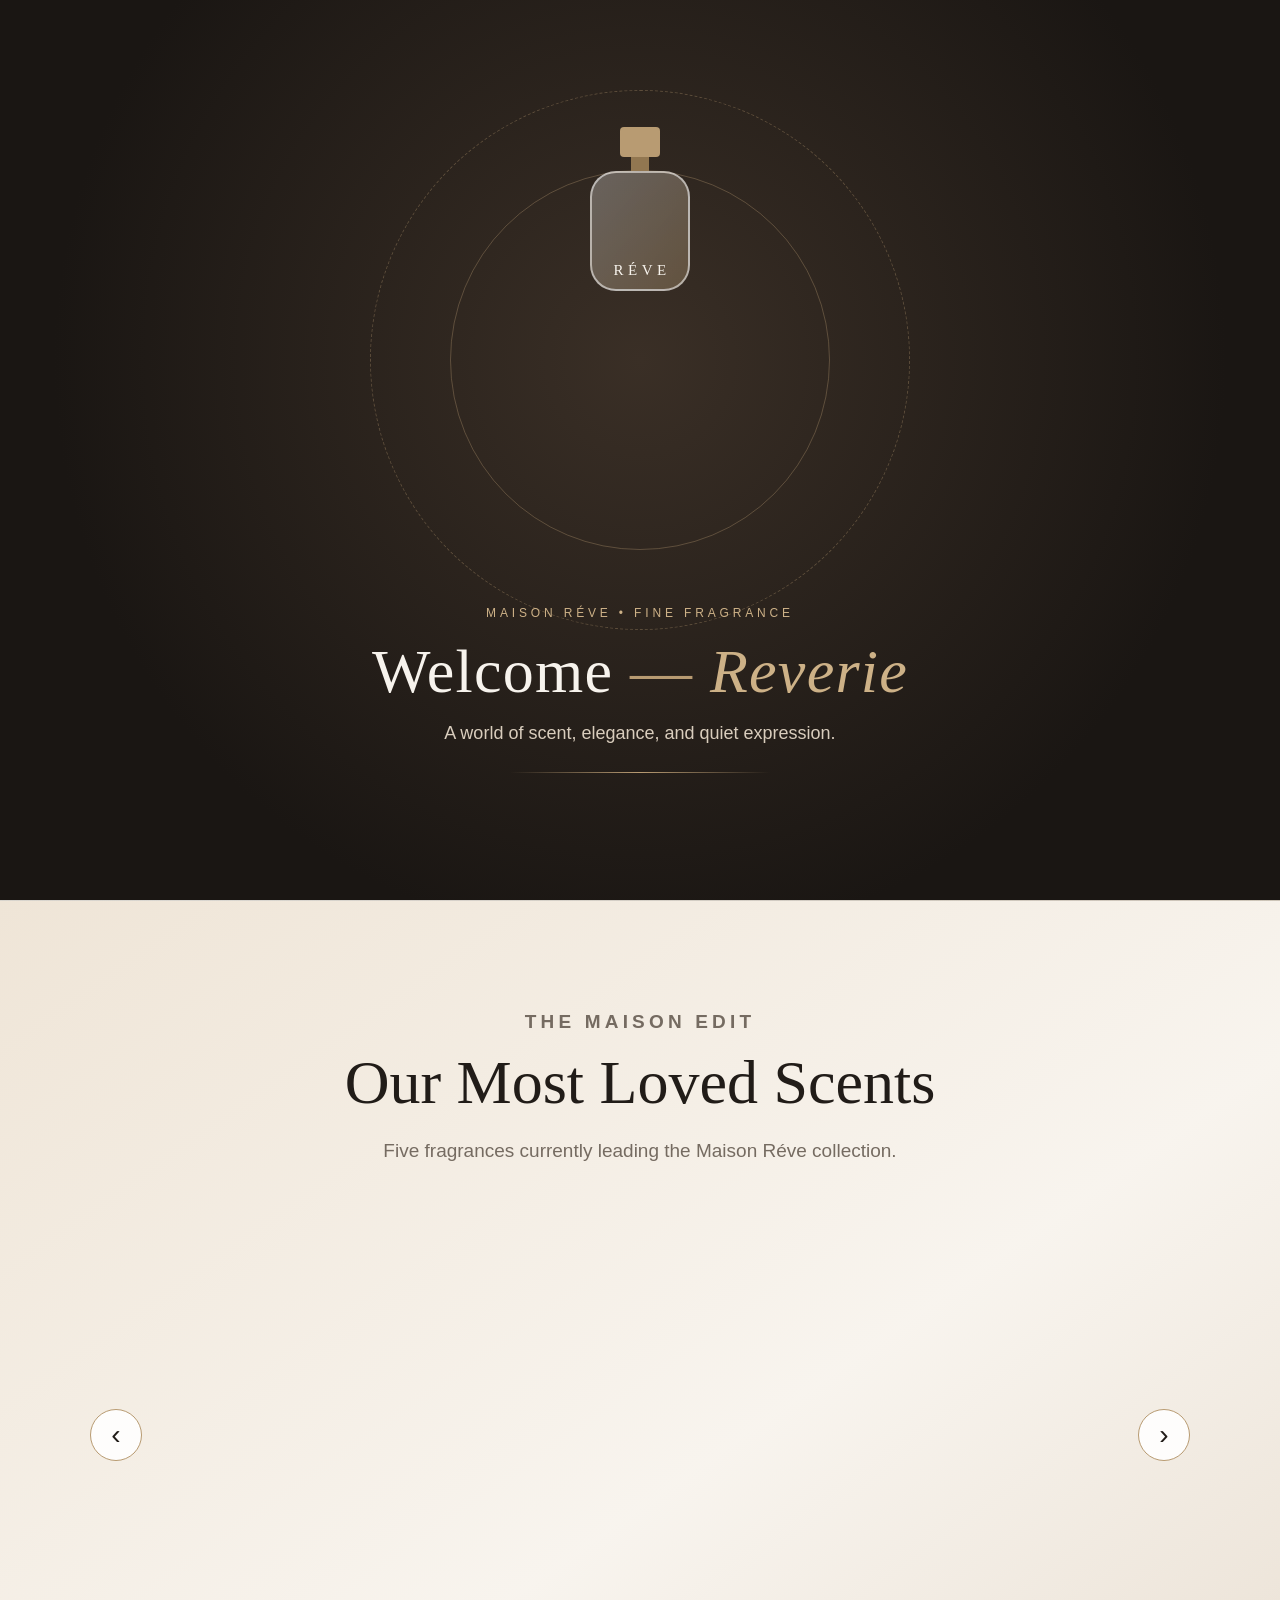
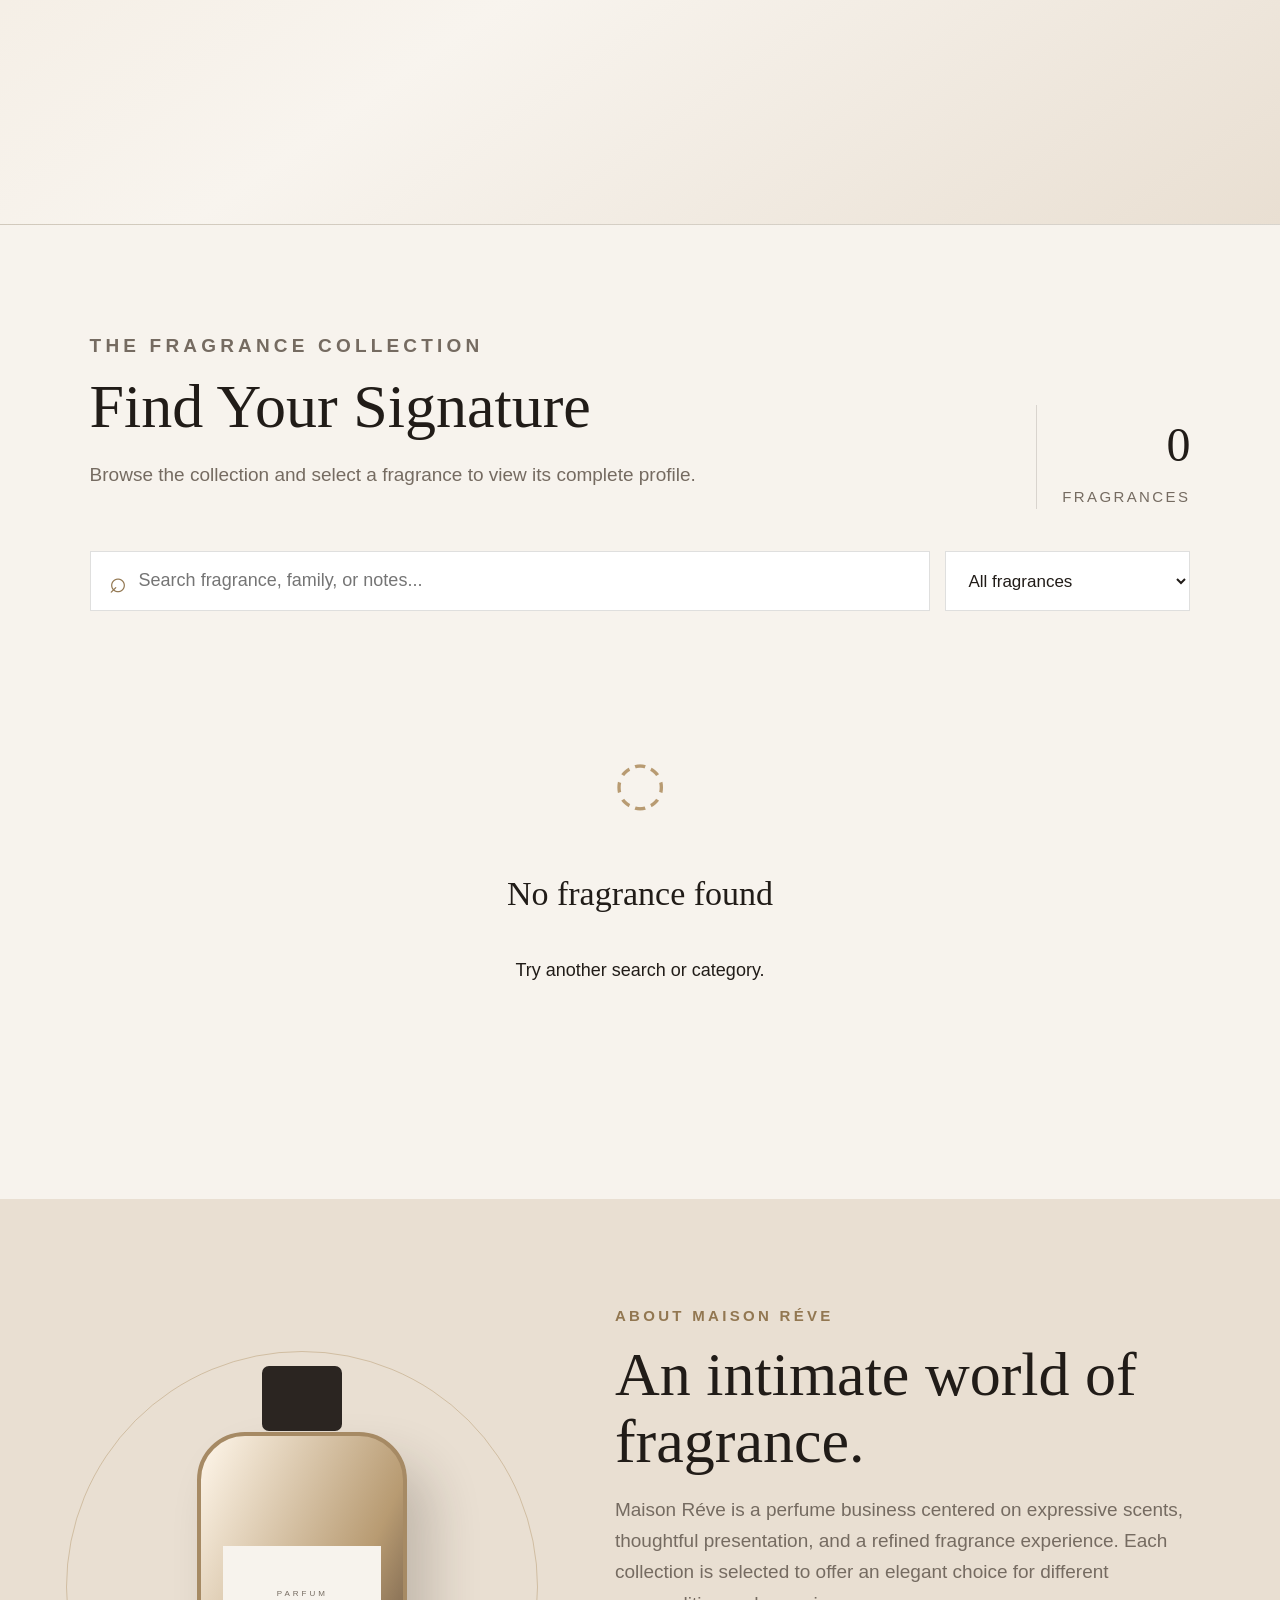
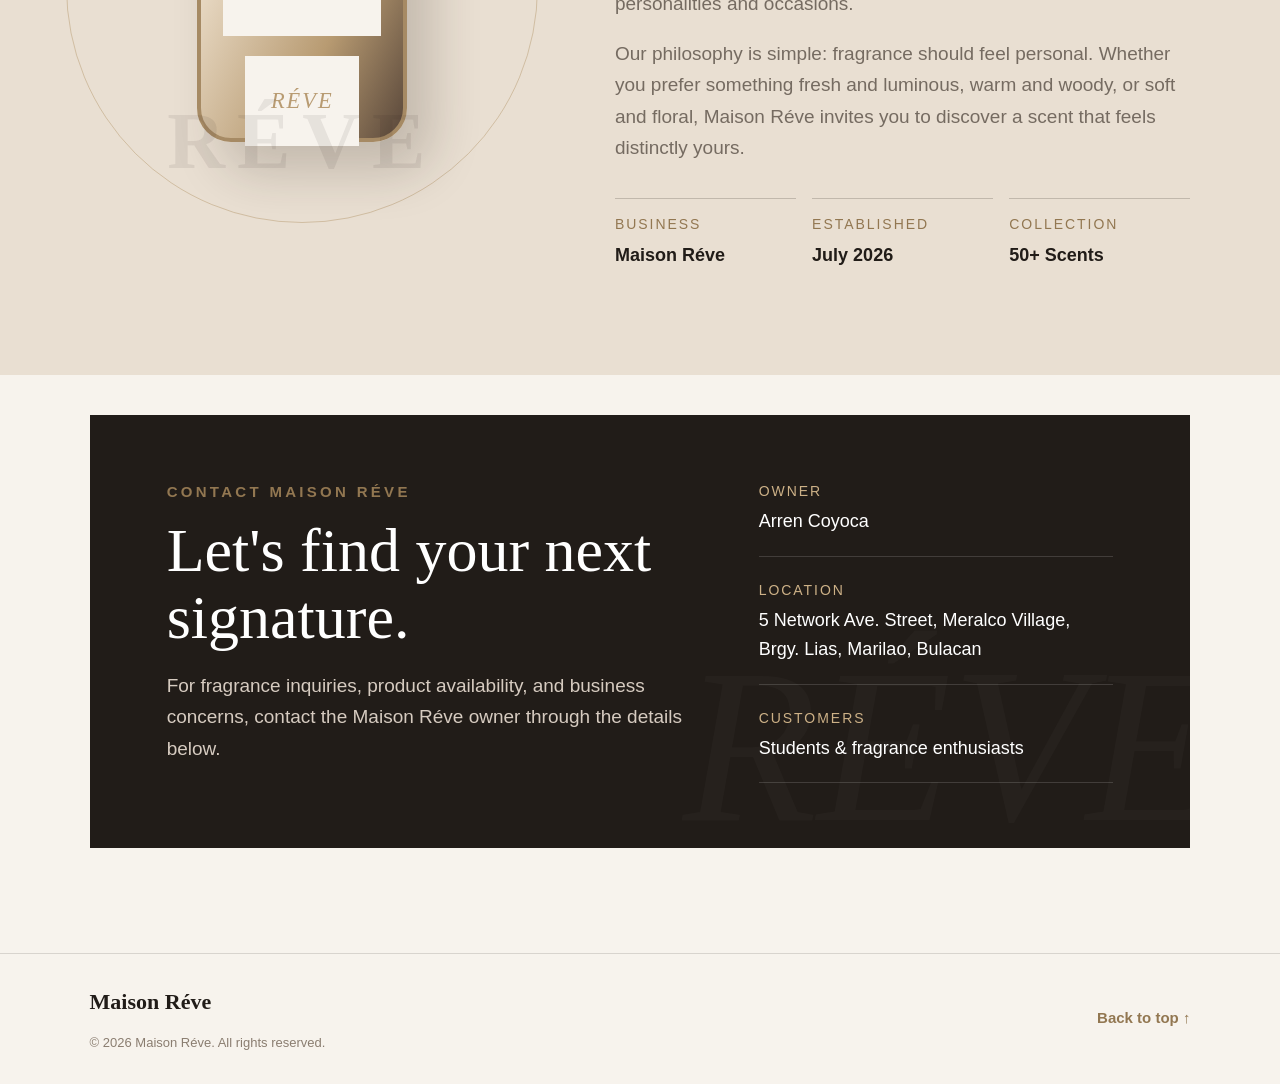
<file: index.html>
<!DOCTYPE html>
<html lang="en">

<head>
  <meta charset="UTF-8">
  <meta name="viewport" content="width=device-width,initial-scale=1.0">
  <title>Maison Réve | SCENT</title>
  <link rel="stylesheet" href="css/style.css">
</head>

<body>
  <!-- Elegant opening transition -->
  <div id="siteOpening" class="site-opening" aria-hidden="true">
    <div class="opening-orbit orbit-1"></div>
    <div class="opening-orbit orbit-2"></div>
    <div class="opening-bottle" aria-hidden="true">
      <span class="opening-cap"></span>
      <span class="opening-neck"></span>
      <span class="opening-body"></span>
      <span class="opening-label">RÉVE</span>
    </div>
    <div class="opening-copy">
      <small>MAISON RÉVE • FINE FRAGRANCE</small>
      <h2>Welcome <span class="dash">—</span> <em>Reverie</em></h2>
      <p>A world of scent, elegance, and quiet expression.</p>
      <i class="opening-line"></i>
    </div>
  </div>
  <div class="ambient a1"></div>
  <div class="ambient a2"></div>
  <header class="header">
    <div class="brand" id="secretLogo" title="Maison Réve — private access" tabindex="0" role="button"
      aria-label="Maison Réve logo"><img src="assets/logo.png" alt="Maison Réve"></div>
    <nav><a class="active" href="#home">Home</a><a href="#fragrance">Fragrance</a><a href="#about">About</a></nav>
    <span class="system-mark">SCENT <b>•</b> Maison Réve</span>
  </header>
  <main>
    <section id="home" class="hero section">
      <!-- Animated hero background: drifting light + rising scent particles (decorative only) -->
      <div class="hero-motion" aria-hidden="true"><i></i><i></i><i></i><i></i><b></b><b></b><b></b><b></b><b></b><b></b></div>
      <div class="hero-copy">
        <p class="eyebrow">MAISON RÉVE • FINE FRAGRANCE</p>
        <h1>A scent that becomes<br><em>part of your story.</em></h1>
        <p class="lead">Discover a curated collection of refined fragrances created for quiet confidence, memorable
          moments, and an unmistakable personal signature.</p>
        <div class="actions"><a class="button" href="#fragrance">Explore Fragrances</a><a class="under"
            href="#about">Discover Maison Réve →</a></div>
      </div>
      <div class="hero-art">
        <div class="halo"></div>
        <div class="bottle"><i class="cap"></i><i class="neck"></i>
          <div class="bottle-body">
            <div class="bottle-logo" id="heroBottleLogo"><span class="logo-main">MAISON</span><span
                class="logo-accent">RÉVE</span><small>PARFUM</small></div>
          </div>
        </div><span class="spark s1">✦</span><span class="spark s2">✧</span><span class="spark s3">❋</span><i
          class="scent-line l1"></i><i class="scent-line l2"></i>
      </div>
    </section>
    <section class="best section">
      <div class="heading center">
        <p class="eyebrow">THE MAISON EDIT</p>
        <h2>Our Most Loved Scents</h2>
        <p>Five fragrances currently leading the Maison Réve collection.</p>
      </div>
      <div class="top-carousel" aria-label="Our Most Loved Scents carousel">
        <button type="button" class="carousel-btn carousel-prev" id="topPrev" aria-label="Previous loved scent">‹</button>
        <div id="topFive" class="top-carousel-stage"></div>
        <button type="button" class="carousel-btn carousel-next" id="topNext" aria-label="Next loved scent">›</button>
      </div>
      <div class="carousel-dots" id="topDots" aria-label="Carousel position"></div>
    </section>
    <section id="fragrance" class="fragrance section">
      <div class="heading">
        <div>
          <p class="eyebrow">THE FRAGRANCE COLLECTION</p>
          <h2>Find Your Signature</h2>
          <p>Browse the collection and select a fragrance to view its complete profile.</p>
        </div>
        <div class="count"><strong id="count">50</strong><span>Fragrances</span></div>
      </div>
      <div class="tools"><label class="search"><span>⌕</span><input id="search" type="search"
            placeholder="Search fragrance, family, or notes..."></label><select id="sort">
          <option value="all">All fragrances</option>
          <option value="Male">Male</option>
          <option value="Female">Female</option>
          <option value="Unisex">Unisex</option>
          <option value="Preferred by Both">Preferred by Both</option>
          <option value="low">Price: Low to High</option>
          <option value="high">Price: High to Low</option>
          <option value="stock">Stock: Low to High</option>
        </select></div>
      <div id="grid" class="product-grid"></div>
      <div id="empty" class="empty" hidden>
        <div>◌</div>
        <h3>No fragrance found</h3>
        <p>Try another search or category.</p>
      </div>
    </section>
    <section id="about" class="about section">
      <div class="about-art">
        <div class="about-bottle"><span class="bottle-logo" id="aboutBottleLogo"><span
              class="logo-main">MAISON</span><span class="logo-accent">RÉVE</span><small>PARFUM</small></span></div>
        <b>RÉVE</b>
      </div>
      <div class="about-copy">
        <p class="eyebrow">ABOUT MAISON RÉVE</p>
        <h2>An intimate world of fragrance.</h2>
        <p>Maison Réve is a perfume business centered on expressive scents, thoughtful presentation, and a refined
          fragrance experience. Each collection is selected to offer an elegant choice for different personalities and
          occasions.</p>
        <p>Our philosophy is simple: fragrance should feel personal. Whether you prefer something fresh and luminous,
          warm and woody, or soft and floral, Maison Réve invites you to discover a scent that feels distinctly yours.
        </p>
        <div class="facts">
          <div><small>Business</small><strong>Maison Réve</strong></div>
          <div><small>Established</small><strong>July 2026</strong></div>
          <div><small>Collection</small><strong>50+ Scents</strong></div>
        </div>
      </div>
    </section>
    <section class="contact section">
      <div class="contact-card">
        <div>
          <p class="eyebrow">CONTACT MAISON RÉVE</p>
          <h2>Let's find your next signature.</h2>
          <p>For fragrance inquiries, product availability, and business concerns, contact the Maison Réve owner through
            the details below.</p>
        </div>
        <div class="contacts">
          <div><small>Owner</small><strong>Arren Coyoca</strong></div>
          <div><small>Location</small><strong>5 Network Ave. Street, Meralco Village, Brgy. Lias, Marilao,
              Bulacan</strong></div>
          <div><small>Customers</small><strong>Students & fragrance enthusiasts</strong></div>
        </div>
      </div>
    </section>
  </main>
  <footer>
    <div><strong>Maison Réve</strong><small>© 2026
        Maison Réve. All rights reserved.</small></div><a href="#home">Back to top ↑</a>
  </footer>
  <div id="modal" class="backdrop" aria-hidden="true">
    <div class="modal"><button id="close">×</button>
      <div class="modal-img"><img id="mi" alt=""></div>
      <div class="modal-copy">
        <p id="mc" class="eyebrow"></p>
        <h2 id="mn"></h2>
        <div id="mf" class="family"></div>
        <p id="md"></p>
        <div class="notes"><small>NOTES</small><strong id="mnotes"></strong></div>
        <div class="meta">
          <div><small>PRICE</small><strong id="mp"></strong></div>
          <div><small>SIZE</small><strong id="ms"></strong></div>
          <div><small>STOCK LEFT</small><strong id="mst"></strong></div>
        </div>
        <p class="view-only">Product viewing only — no cart, checkout, or POS ordering is available.</p>
      </div>
    </div>
  </div>

  <!-- PRIVATE ACCESS (opened by clicking the logo 5 times) -->
  <div id="lgOverlay" class="lg-overlay" aria-hidden="true">
    <div class="lg-backdrop"></div>
    <i class="lg-ring"></i>
    <p class="lg-opening">Opening private access…</p>
    <div class="lg-card" role="dialog" aria-modal="true" aria-labelledby="lgTitle">
      <button type="button" id="lgClose" class="lg-close" aria-label="Close login">×</button>
      <div class="lg-brand">Maison Réve</div>
      <p class="lg-eyebrow">RESTRICTED ADMINISTRATIVE ACCESS</p>
      <h2 id="lgTitle">Welcome back.</h2>
      <p class="lg-sub">Enter your administrator email and password, then verify the one-time code.</p>
      <form id="lgForm" novalidate>
        <label>Email address
          <input id="lgEmail" type="email" placeholder="admin@maisonreve.com" required autocomplete="username">
        </label>
        <label>Password
          <input id="lgPassword" type="password" placeholder="Enter password" required autocomplete="current-password">
        </label>
        <div class="lg-otp-row">
          <label>OTP verification code
            <input id="lgOtp" type="text" inputmode="numeric" maxlength="6" placeholder="6-digit code" required autocomplete="one-time-code">
          </label>
          <button type="button" id="lgSendOtp" class="lg-secondary">Send OTP</button>
        </div>
        <div id="lgOtpStatus" class="lg-otp-status" aria-live="polite"></div>
        <button type="submit" class="lg-primary">Verify &amp; Sign In</button>
                <div id="lgDemoOtp" class="lg-demo-otp" hidden></div>
        <p id="lgError" class="lg-error" aria-live="polite"></p>
      </form>
    </div>
  </div>
  <!-- WELCOME TRANSITION (plays after a successful login) -->
  <div id="welcome" class="welcome" aria-hidden="true">
    <div class="welcome-bg"></div>
    <div class="welcome-inner">
      <svg class="welcome-bottle" viewBox="0 0 120 200" aria-hidden="true">
        <rect pathLength="1" x="42" y="6" width="36" height="32" rx="4"/>
        <rect pathLength="1" x="52" y="38" width="16" height="14"/>
        <rect pathLength="1" x="20" y="52" width="80" height="140" rx="24"/>
        <rect pathLength="1" x="34" y="104" width="52" height="46" rx="3"/>
      </svg>
      <small>IDENTITY VERIFIED</small>
      <h2>Welcome back, <em id="welcomeName">admin</em></h2>
      <p>Preparing your SCENT dashboard…</p>
      <div class="welcome-bar"><i></i></div>
    </div>
  </div>
  <script src="js/api.js"></script>
  <script src="js/app.js"></script>
</body>
</html>
</file>
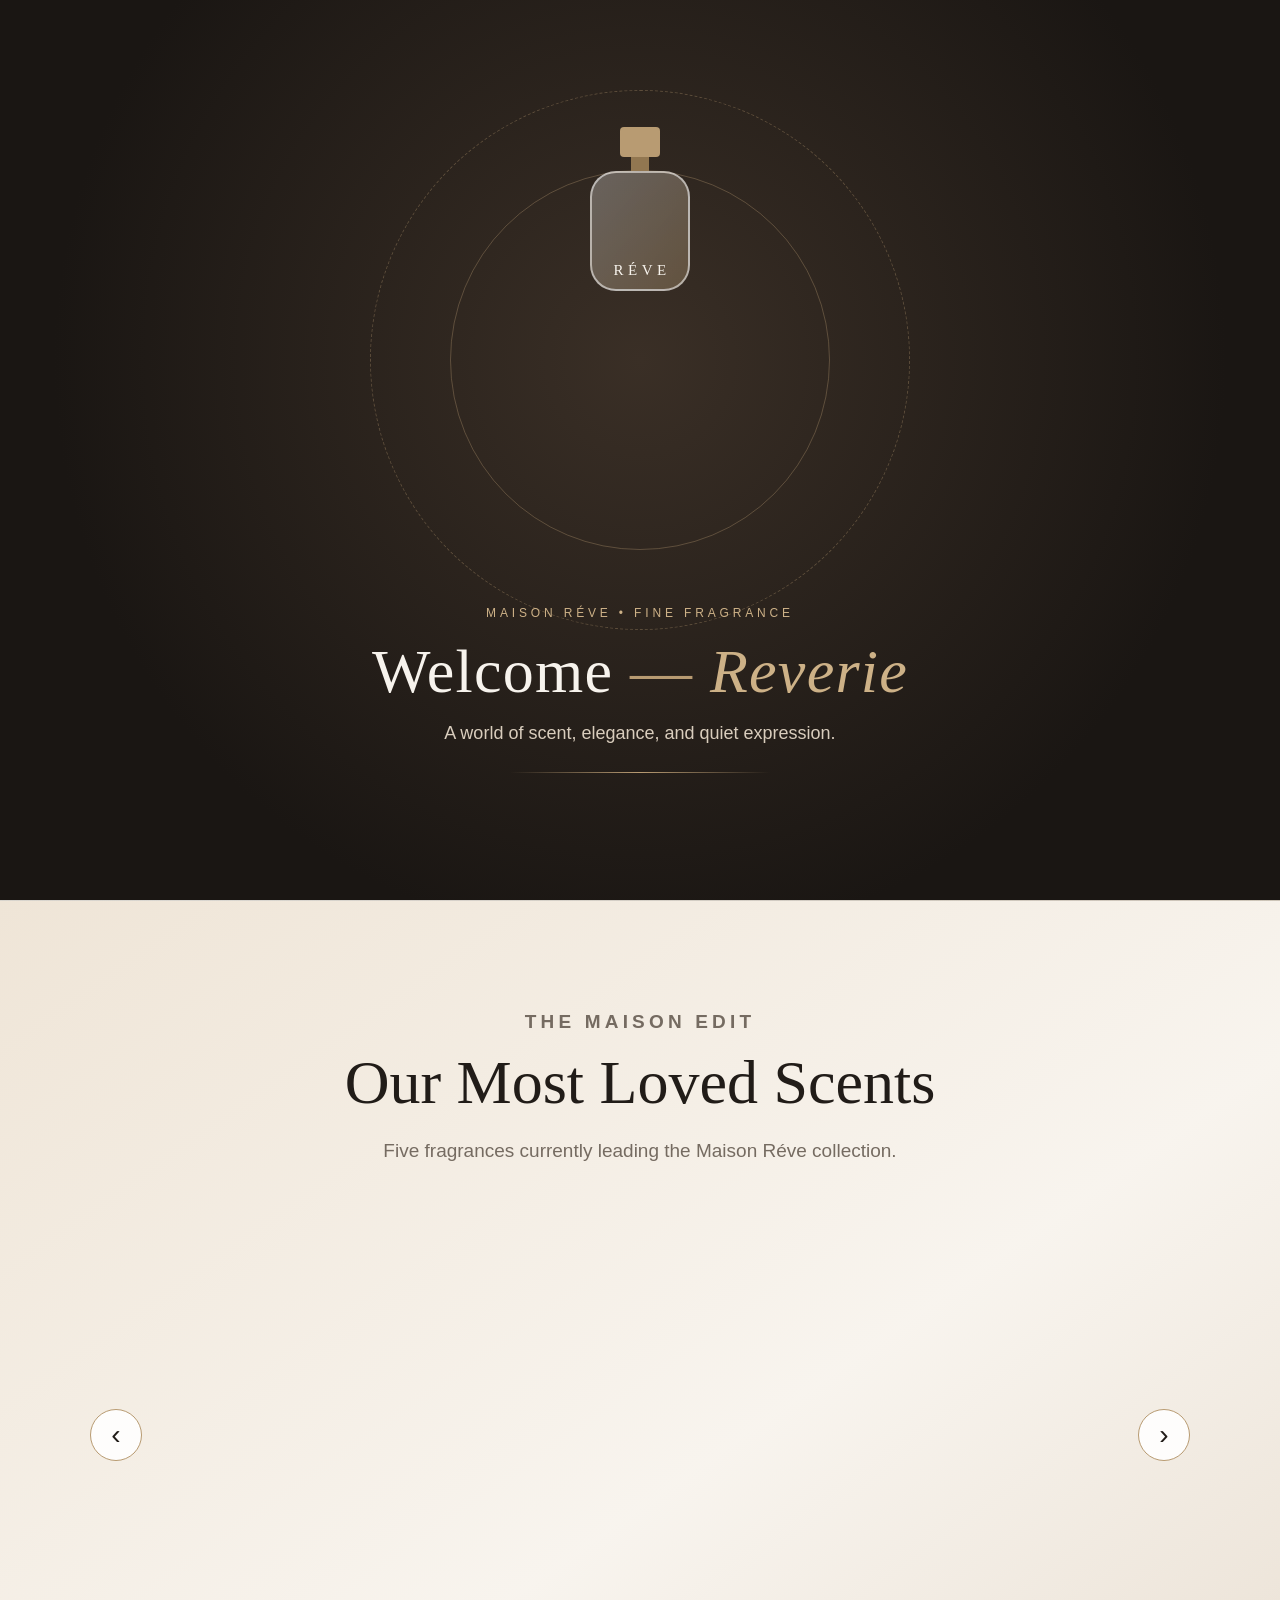
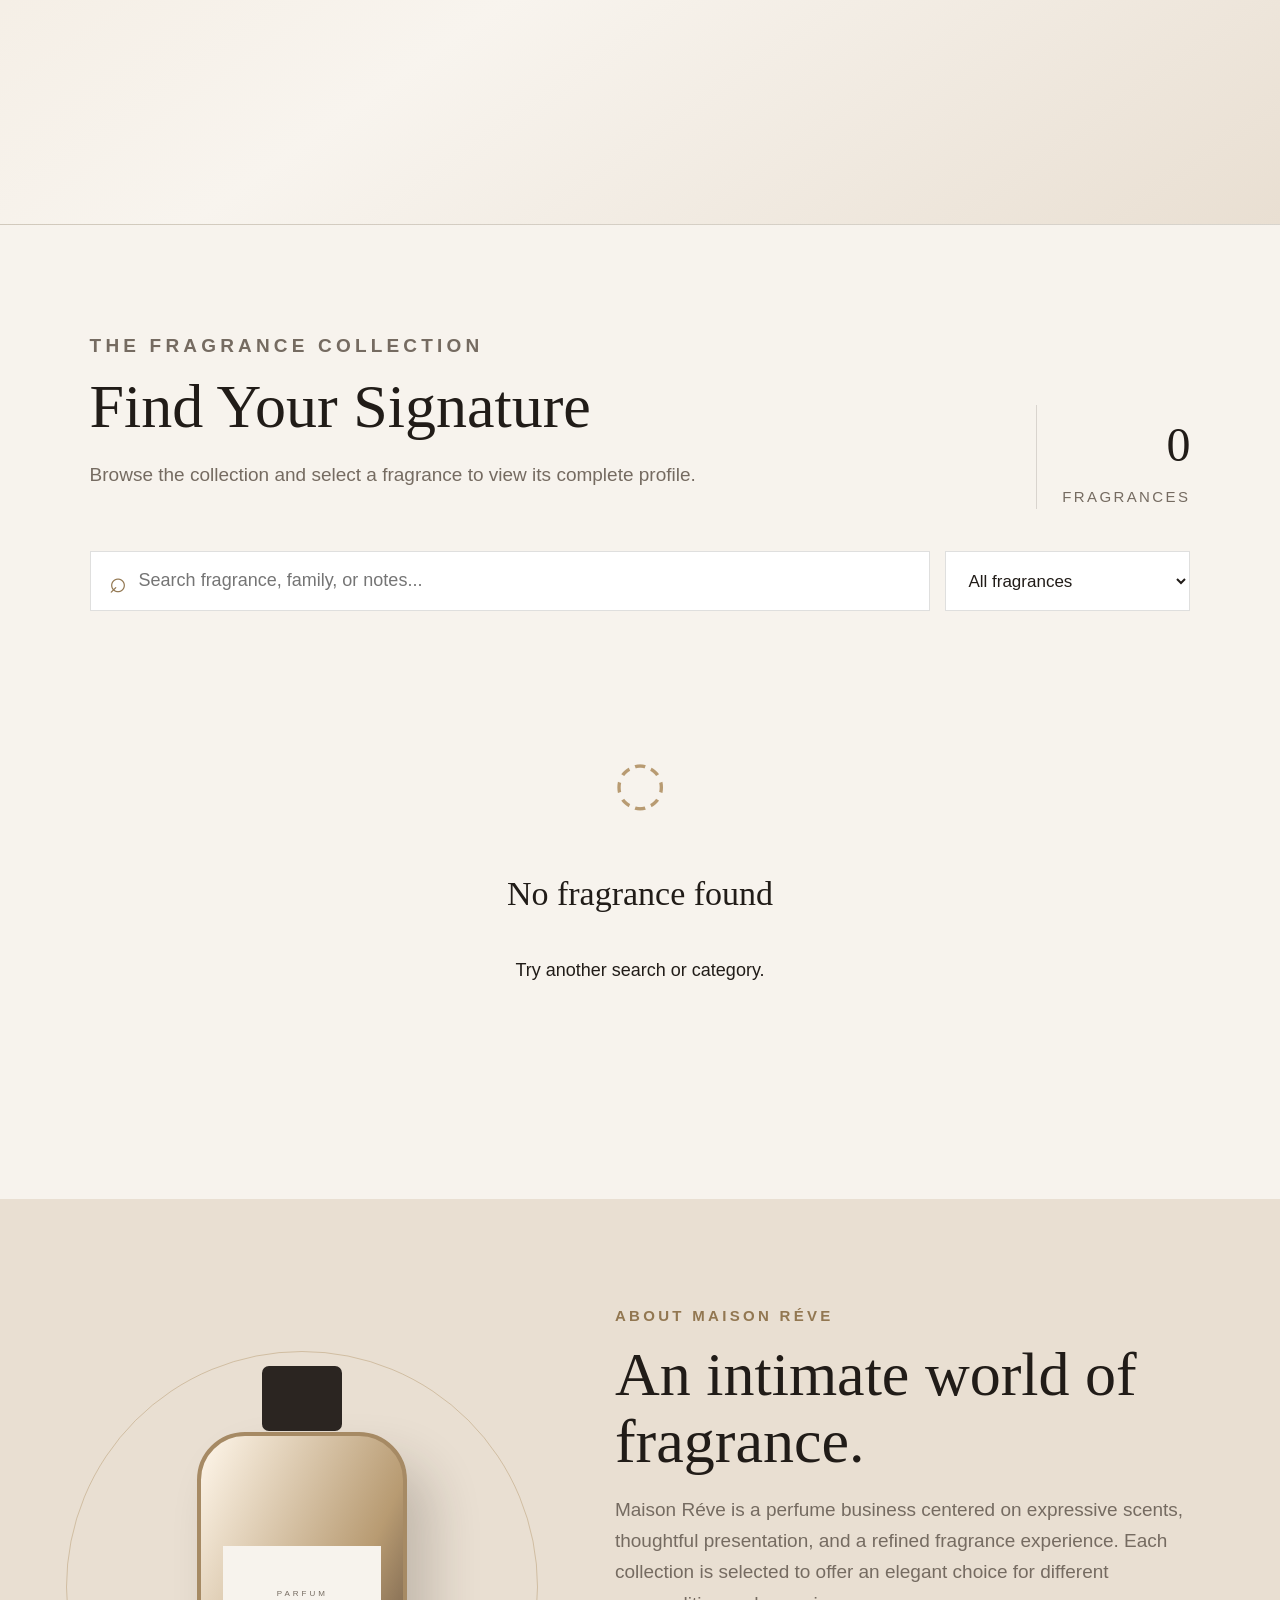
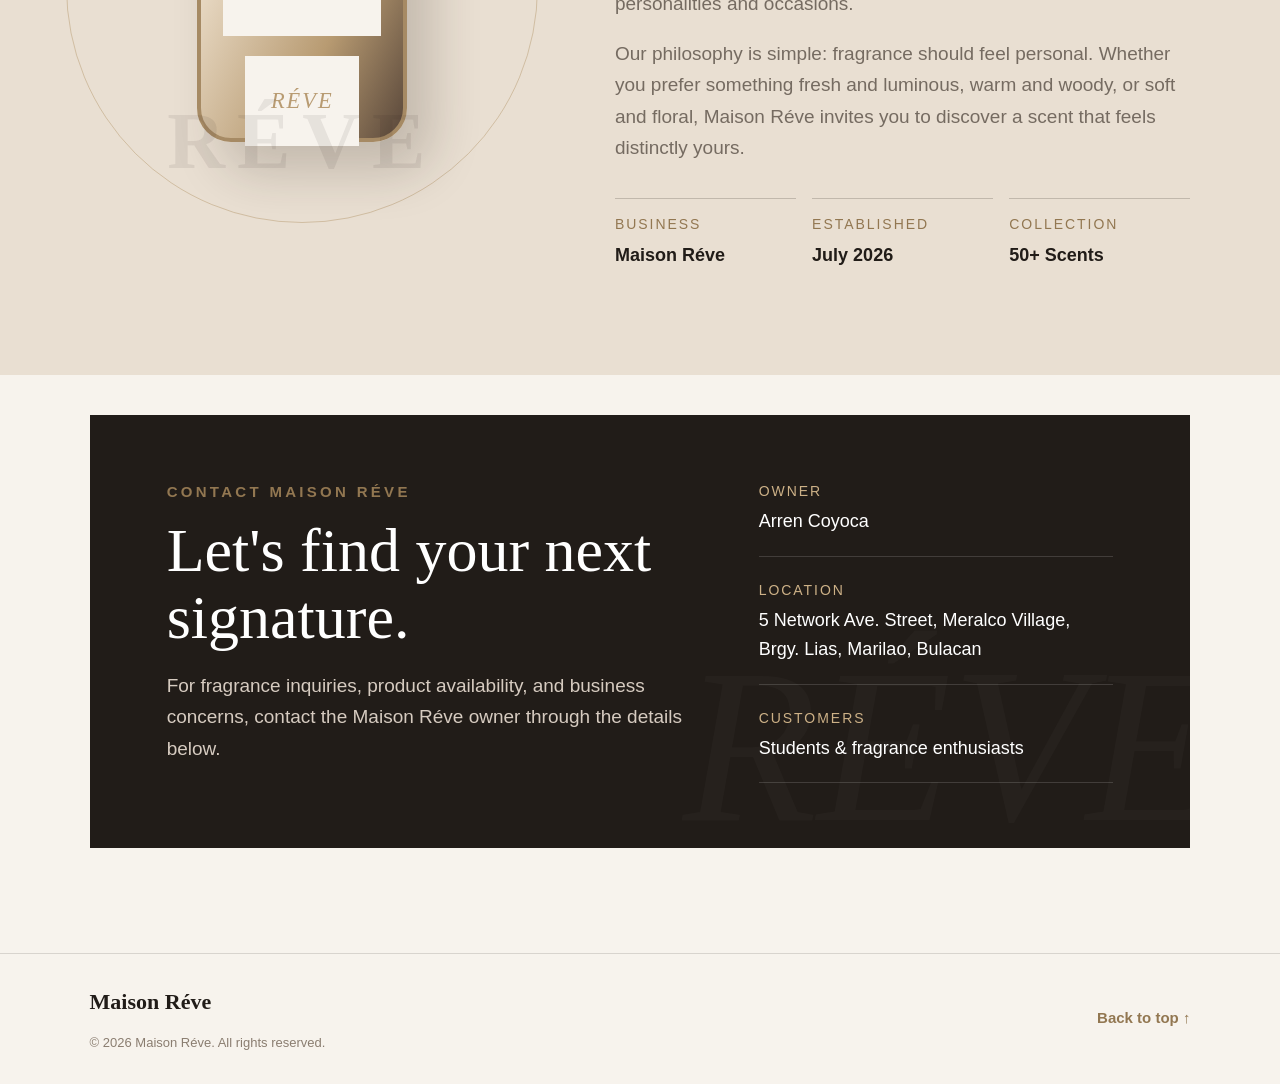
<file: dashboard.html>
<!doctype html>
<html lang="en">
  <head>
    <meta charset="UTF-8" />
    <meta name="viewport" content="width=device-width,initial-scale=1.0" />
    <title>SCENT | Administrator Dashboard</title>
    <script>
      // Only logged-in administrators may see this page.
      if (sessionStorage.getItem("scentLoggedIn") !== "true")
        location.replace("index.html");
    </script>
    <link rel="stylesheet" href="css/dashboard.css" />
  </head>
  <body>
    <!-- Decorative perfume bottle shapes (re-used across the page) -->
    <svg width="0" height="0" style="position:absolute" aria-hidden="true">
      <defs>
        <symbol id="bt-a" viewBox="0 0 120 200">
          <g fill="currentColor" fill-opacity=".1" stroke="currentColor" stroke-width="2" stroke-linejoin="round">
            <rect x="42" y="6" width="36" height="32" rx="4" />
            <rect x="52" y="38" width="16" height="14" />
            <rect x="20" y="52" width="80" height="140" rx="24" />
          </g>
          <rect x="34" y="104" width="52" height="46" rx="3" fill="none" stroke="currentColor" stroke-width="1.5" opacity=".8" />
          <path d="M33 86C33 74 40 68 48 65" fill="none" stroke="currentColor" stroke-width="3" stroke-linecap="round" opacity=".5" />
        </symbol>
        <symbol id="bt-b" viewBox="0 0 120 200">
          <g fill="currentColor" fill-opacity=".1" stroke="currentColor" stroke-width="2" stroke-linejoin="round">
            <circle cx="60" cy="22" r="16" />
            <rect x="50" y="38" width="20" height="12" />
            <rect x="34" y="50" width="52" height="144" rx="10" />
          </g>
          <path d="M34 128H86" stroke="currentColor" stroke-width="1.5" opacity=".7" />
          <path d="M44 64V112" stroke="currentColor" stroke-width="3" stroke-linecap="round" opacity=".5" />
        </symbol>
        <symbol id="bt-c" viewBox="0 0 120 200">
          <g fill="currentColor" fill-opacity=".1" stroke="currentColor" stroke-width="2" stroke-linejoin="round">
            <rect x="46" y="6" width="28" height="24" rx="5" />
            <rect x="52" y="30" width="16" height="48" />
            <circle cx="60" cy="134" r="58" />
          </g>
          <ellipse cx="60" cy="140" rx="28" ry="20" fill="none" stroke="currentColor" stroke-width="1.5" opacity=".7" />
          <path d="M24 118C26 100 36 90 48 86" fill="none" stroke="currentColor" stroke-width="3" stroke-linecap="round" opacity=".5" />
        </symbol>
      </defs>
    </svg>

    <!-- Entry / exit curtain (the elegant transition) -->
    <div class="curtain" id="curtain" aria-hidden="true">
      <div class="curtain-inner">
        <svg class="curtain-bottle" viewBox="0 0 120 200"><use href="#bt-a" /></svg>
        <small id="curtainSmall">MAISON RÉVE</small>
        <p id="curtainText">Opening your dashboard…</p>
      </div>
    </div>

    <!-- Decorative background bottles -->
    <svg class="deco d1" viewBox="0 0 120 200" aria-hidden="true"><use href="#bt-a" /></svg>
    <svg class="deco d2" viewBox="0 0 120 200" aria-hidden="true"><use href="#bt-c" /></svg>
    <svg class="deco d3" viewBox="0 0 120 200" aria-hidden="true"><use href="#bt-b" /></svg>

    <div class="app">
      <!-- ================= SIDEBAR ================= -->
      <aside class="sidebar" id="sidebar">
        <div class="side-brand">
          <div class="wordmark">MAISON <em>RÉVE</em></div>
          <small>SCENT • ADMINISTRATOR</small>
        </div>

        <nav class="side-nav" aria-label="Dashboard tabs">
          <button class="nav-btn active" data-tab="inventory">
            <svg viewBox="0 0 24 24"><path d="M3 7l9-4 9 4v10l-9 4-9-4z" /><path d="M3 7l9 4 9-4M12 11v10" /></svg>
            <span>Inventory</span><i>01</i>
          </button>
          <button class="nav-btn" data-tab="stock">
            <svg viewBox="0 0 24 24"><rect x="9" y="2" width="6" height="4" rx="1" /><rect x="6" y="6" width="12" height="16" rx="4" /><path d="M9.5 14h5" /></svg>
            <span>Stock Control</span><i>02</i>
          </button>
          <button class="nav-btn" data-tab="analytics">
            <svg viewBox="0 0 24 24"><path d="M4 20V10M10 20V4M16 20v-7M22 20H2" /></svg>
            <span>Sales Analytics</span><i>03</i>
          </button>
          <button class="nav-btn" data-tab="accounts">
            <svg viewBox="0 0 24 24"><circle cx="12" cy="8" r="4" /><path d="M4 21c1-5 5-7 8-7s7 2 8 7" /></svg>
            <span>Accounts</span><i>04</i>
          </button>
        </nav>

        <svg class="side-deco" viewBox="0 0 240 200" aria-hidden="true">
          <use href="#bt-b" x="0" y="30" width="72" height="120" />
          <use href="#bt-a" x="70" y="0" width="100" height="166" />
          <use href="#bt-c" x="150" y="40" width="80" height="133" />
        </svg>

        <div class="side-foot">
          <button class="logout" id="logoutBtn">
            <svg viewBox="0 0 24 24"><path d="M9 4H5a1 1 0 0 0-1 1v14a1 1 0 0 0 1 1h4M16 8l4 4-4 4M20 12H9" /></svg>
            Log out
          </button>
          <div class="user">
            <img id="userPhoto" alt="Administrator photo" />
            <div>
              <strong id="userName">admin</strong>
              <small id="userEmail"></small>
            </div>
          </div>
        </div>
      </aside>
      <div class="scrim" id="scrim"></div>

      <!-- ================= MAIN ================= -->
      <main class="main">
        <button class="menu-btn" id="menuBtn" aria-label="Open menu">☰</button>

        <!-- 01 INVENTORY -->
        <section class="tab active" id="tab-inventory">
          <header class="page-hero">
            <div>
              <p class="eyebrow">TAB 01</p>
              <h1>Inventory</h1>
              <p>Every fragrance in the Maison Réve collection, with live stock levels and prices.</p>
            </div>
            <svg class="hero-bottles" viewBox="0 0 300 200" aria-hidden="true">
              <use href="#bt-b" x="10" y="40" width="72" height="120" />
              <use href="#bt-a" x="80" y="10" width="110" height="183" />
              <use href="#bt-c" x="190" y="50" width="88" height="146" />
            </svg>
          </header>

          <div class="panel">
            <div class="toolbar">
              <label class="search">
                <svg viewBox="0 0 24 24"><circle cx="11" cy="11" r="7" /><path d="M20 20l-4-4" /></svg>
                <input id="invSearch" type="search" placeholder="Search product name…" autocomplete="off" />
              </label>
              <span class="muted" id="invCount"></span>
              <div class="spacer"></div>
              <button class="btn danger-outline" id="invDeleteSel" disabled>Delete Selected (0)</button>
              <button class="btn gold" id="invAdd">+ Add Product</button>
            </div>
            <div class="table-wrap">
              <table class="tbl" id="invTable">
                <thead>
                  <tr>
                    <th class="c-check"><input type="checkbox" id="invAll" aria-label="Select all" /></th>
                    <th>Image</th>
                    <th>Product name</th>
                    <th>Category</th>
                    <th class="num">Stock qty</th>
                    <th class="num">Retail price</th>
                    <th>Availability</th>
                    <th class="actions-h">Actions</th>
                  </tr>
                </thead>
                <tbody id="invBody"></tbody>
              </table>
              <div class="empty" id="invEmpty" hidden>No products match your search.</div>
            </div>
            <p class="hint">Tip: click a row (or its checkbox) to select it, then use <strong>Delete Selected</strong> to remove several products at once.</p>
          </div>
        </section>

        <!-- 02 STOCK CONTROL -->
        <section class="tab" id="tab-stock">
          <header class="page-hero">
            <div>
              <p class="eyebrow">TAB 02</p>
              <h1>Stock Control</h1>
              <p>Add one or more fragrances to the sales cart, set each quantity, then complete the purchase in one checkout. A receipt is generated automatically.</p>
            </div>
            <svg class="hero-bottles" viewBox="0 0 300 200" aria-hidden="true">
              <use href="#bt-c" x="10" y="50" width="88" height="146" />
              <use href="#bt-a" x="100" y="10" width="110" height="183" />
              <use href="#bt-b" x="215" y="40" width="72" height="120" />
            </svg>
          </header>

          <div class="panel">
            <div class="toolbar">
              <label class="search">
                <svg viewBox="0 0 24 24"><circle cx="11" cy="11" r="7" /><path d="M20 20l-4-4" /></svg>
                <input id="scSearch" type="search" placeholder="Search fragrance…" autocomplete="off" />
              </label>
              <select id="scCat" aria-label="Filter by category">
                <option value="all">All categories</option>
                <option>Female</option>
                <option>Male</option>
                <option>Unisex</option>
                <option>Preferred by Both</option>
              </select>
              <span class="muted" id="scCount"></span>
            </div>
            <!-- Sales cart summary: always visible while shopping the grid -->
            <div class="cart-strip" id="cartSummaryStrip">
              <div class="cart-strip-info"><span><b id="cartSummaryItems">0</b> products</span><span><b id="cartSummaryUnits">0</b> units</span><span>Total <b id="cartSummaryTotal">₱0</b></span></div>
              <button type="button" class="btn dark" id="cartOpen">View Cart (<span id="cartCount">0</span>)</button>
            </div>
            <div class="sc-grid" id="scGrid"></div>
            <div class="empty" id="scEmpty" hidden>No fragrances match your search.</div>
          </div>
        </section>

        <!-- 03 SALES ANALYTICS -->
        <section class="tab" id="tab-analytics">
          <header class="page-hero">
            <div>
              <p class="eyebrow">TAB 03</p>
              <h1>Sales Analytics</h1>
              <p>Income, best sellers and transactions, updated automatically from Stock Control.</p>
            </div>
            <svg class="hero-bottles" viewBox="0 0 300 200" aria-hidden="true">
              <use href="#bt-a" x="10" y="20" width="100" height="166" />
              <use href="#bt-c" x="110" y="50" width="88" height="146" />
              <use href="#bt-b" x="205" y="30" width="72" height="120" />
            </svg>
          </header>

          <div class="an-top">
            <div class="kpis" id="anKpis"></div>
          </div>

          <div class="panel">
            <div class="an-head">
              <div>
                <h2>Income overview</h2>
                <p class="muted" id="anRangeLabel"></p>
              </div>
              <div class="export">
                <span>Print report:</span>
                <button class="btn small" data-export="pdf">PDF</button>
                <button class="btn small" data-export="jpeg">JPEG</button>
              </div>
            </div>

            <div class="seg" id="anModes" role="tablist">
              <button class="active" data-mode="daily">Daily</button>
              <button data-mode="weekly">Weekly</button>
              <button data-mode="annual">Annual</button>
              <button data-mode="custom">Date range</button>
            </div>

            <div class="an-controls" id="anControls">
              <label id="anYearWrap" hidden>Year <select id="anYear"></select></label>
              <span id="anRangeWrap" hidden>
                <label>From <input type="date" id="anFrom" /></label>
                <label>To <input type="date" id="anTo" /></label>
              </span>
            </div>
            <p class="error" id="anError"></p>

            <div class="chart" id="anChart"></div>
          </div>

          <div class="stat-row" id="anStats"></div>

          <div class="two-col">
            <div class="panel">
              <h2>Top 5 most selling products</h2>
              <p class="muted" id="anTopNote"></p>
              <div id="anTop"></div>
            </div>
            <div class="panel">
              <h2>Latest transactions</h2>
              <p class="muted" id="anTxNote"></p>
              <div class="table-wrap short">
                <table class="tbl compact" id="anTxTable">
                  <thead>
                    <tr><th>ID</th><th>Date &amp; time</th><th>Product</th><th class="num">Qty</th><th class="num">Total</th></tr>
                  </thead>
                  <tbody id="anTx"></tbody>
                </table>
              </div>
            </div>
          </div>

          <!-- VOID ORDER: cancel / return an order; restocks inventory and removes it from revenue -->
          <div class="panel" id="voidPanel">
            <div class="an-head">
              <div><h2>Void order</h2><p class="muted" id="voidNote"></p></div>
              <label class="search void-search"><svg viewBox="0 0 24 24"><circle cx="11" cy="11" r="7" /><path d="M20 20l-4-4" /></svg>
                <input id="voidSearch" type="search" placeholder="Search order ID, customer or product…" autocomplete="off" /></label>
            </div>
            <div class="void-list" id="voidList"></div>
            <h3 class="void-sub">Voided orders</h3>
            <div class="void-list voided" id="voidHistory"></div>
          </div>
        </section>

        <!-- 04 ACCOUNTS -->
        <section class="tab" id="tab-accounts">
          <header class="page-hero">
            <div>
              <p class="eyebrow">TAB 04</p>
              <h1>Accounts</h1>
              <p>Registered administrator accounts. Only the owner can create, edit or delete accounts.</p>
            </div>
            <svg class="hero-bottles" viewBox="0 0 300 200" aria-hidden="true">
              <use href="#bt-b" x="20" y="40" width="72" height="120" />
              <use href="#bt-c" x="95" y="45" width="88" height="146" />
              <use href="#bt-a" x="185" y="10" width="100" height="166" />
            </svg>
          </header>

          <div class="panel">
            <div class="toolbar">
              <strong class="panel-title" id="acCount"></strong>
              <span class="spacer"></span>
              <button class="btn gold" id="acAdd" hidden>+ Add Account</button>
            </div>
            <p class="ac-note" id="acNote" hidden>You are signed in as an administrator. Only the owner can create, edit or delete accounts.</p>
            <div class="table-wrap">
              <table class="tbl">
                <thead>
                  <tr><th>Photo</th><th>Name</th><th>Username</th><th>Email</th><th>Registered</th><th>Last login</th><th>Status</th><th class="ac-actions-th" hidden>Actions</th></tr>
                </thead>
                <tbody id="acBody"></tbody>
              </table>
            </div>
          </div>
        </section>

        <footer class="foot">© <span id="year"></span> Maison Réve • SCENT — Stock Control with Earnings Notification Tracker</footer>
      </main>
    </div>

    <!-- ================= DIALOGS ================= -->
    <!-- Add / Edit product -->
    <dialog id="productDialog">
      <form class="dlg wide" id="pfForm" novalidate>
        <button type="button" class="dlg-x" data-close aria-label="Close">×</button>
        <p class="eyebrow" id="pfEyebrow">NEW PRODUCT</p>
        <h2 id="pfTitle">Add Product</h2>
        <div class="pf-grid">
          <div class="pf-photo">
            <div class="pf-preview"><img id="pfPreview" alt="" hidden /><span id="pfPreviewEmpty">No image yet</span></div>
            <label class="btn small upload">Upload image<input type="file" id="pfImage" accept="image/*" hidden /></label>
            <small class="muted">PNG, JPG or SVG. It is resized automatically.</small>
          </div>
          <div class="pf-fields">
            <label class="full">Product name *<input id="pfName" maxlength="40" placeholder="e.g. Éclat" /></label>
            <label>Category *<select id="pfCategory"></select></label>
            <label>Scent family *<select id="pfFamily"></select></label>
            <label>Retail price (₱) *<input id="pfPrice" type="number" min="1" step="1" placeholder="2499" /></label>
            <label>Stock quantity *<input id="pfStock" type="number" min="0" step="1" placeholder="12" /></label>
            <label>Bottle size<input id="pfSize" maxlength="12" placeholder="50 ml" /></label>
            <label>Key notes<input id="pfNotes" maxlength="80" placeholder="bergamot, jasmine, vanilla" /></label>
            <label class="full">Description<textarea id="pfDesc" rows="3" maxlength="260" placeholder="Describe the fragrance…"></textarea></label>
          </div>
        </div>
        <p class="error" id="pfError"></p>
        <div class="dlg-actions">
          <button type="button" class="btn" data-close>Cancel</button>
          <button type="submit" class="btn gold" id="pfSubmit">Save Product</button>
        </div>
      </form>
    </dialog>

    <!-- Add / Edit account (owner only) -->
    <dialog id="accountDialog">
      <form class="dlg acct" id="acForm" novalidate>
        <button type="button" class="dlg-x" data-close aria-label="Close">×</button>
        <p class="eyebrow" id="acEyebrow">NEW ACCOUNT</p>
        <h2 id="acTitle">Add Account</h2>
        <div class="ac-grid">
          <div class="ac-photo">
            <div class="ac-preview"><img id="acPreview" alt="Account photo" /></div>
            <label class="btn small upload">Upload photo<input type="file" id="acPhoto" accept="image/*" hidden /></label>
            <small class="muted">Optional.</small>
          </div>
          <div class="pf-fields">
            <label class="full">Full name *<input id="acName" maxlength="40" placeholder="e.g. Isabelle Navarro" /></label>
            <label>Username *<input id="acUser" maxlength="20" placeholder="isabelle.n" autocomplete="off" /></label>
            <label>Email address *<input id="acEmail" type="email" maxlength="60" placeholder="name@maisonreve.com" autocomplete="off" /></label>
            <label class="full"><span id="acPassLabel">Password *</span><input id="acPass" type="password" maxlength="40" placeholder="At least 6 characters" autocomplete="new-password" /></label>
          </div>
        </div>
        <p class="error" id="acError"></p>
        <div class="dlg-actions">
          <button type="button" class="btn" data-close>Cancel</button>
          <button type="submit" class="btn gold" id="acSubmit">Save Account</button>
        </div>
      </form>
    </dialog>

    <!-- Stock control panel -->
    <dialog id="stockDialog">
      <form class="dlg stock" id="sdForm" novalidate>
        <button type="button" class="dlg-x" data-close aria-label="Close">×</button>
        <div class="sd-img"><img id="sdImg" alt="" /></div>
        <div class="sd-body">
          <p class="eyebrow">STOCK CONTROL</p>
          <h2 id="sdName"></h2>
          <p class="muted" id="sdMeta"></p>
          <div class="sd-facts">
            <div><small>In stock</small><strong id="sdStock"></strong></div>
            <div><small>Unit price</small><strong id="sdPrice"></strong></div>
          </div>
          <label class="sd-qty">Quantity
            <div class="stepper">
              <button type="button" id="sdMinus" aria-label="Decrease">−</button>
              <input id="sdQty" type="number" min="1" step="1" value="1" inputmode="numeric" />
              <button type="button" id="sdPlus" aria-label="Increase">+</button>
            </div>
          </label>
          <label class="sd-cust">Customer name (optional)<input id="sdCustomer" maxlength="40" placeholder="Walk-in customer" autocomplete="off" /></label>
          <div class="sd-sum">
            <div><span>Units to add</span><strong id="sdUnits">1</strong></div>
            <div><span>Total sum</span><strong id="sdTotal"></strong></div>
            <div><span>Remaining after this sale</span><strong id="sdAfter"></strong></div>
          </div>
          <p class="error" id="sdError"></p>
          <div class="dlg-actions">
            <button type="button" class="btn" data-close>Cancel</button>
            <button type="submit" class="btn dark" id="sdDeduct">Add to Cart</button>
          </div>
        </div>
      </form>
    </dialog>

    <!-- Sales cart: edit quantities, then complete one purchase for all items -->
    <dialog id="cartDialog">
      <form class="dlg cart" id="cartForm" novalidate>
        <button type="button" class="dlg-x" data-close aria-label="Close">×</button>
        <p class="eyebrow">SALES CART</p>
        <h2>Complete Purchase</h2>
        <div id="cartItems"></div>
        <label class="cart-cust">Customer name (optional)<input id="cartCustomer" maxlength="40" placeholder="Walk-in customer" autocomplete="off" /></label>
        <div class="sd-sum">
          <div><span>Products</span><strong id="cartDialogTypes">0</strong></div>
          <div><span>Units</span><strong id="cartDialogUnits">0</strong></div>
          <div><span>Subtotal</span><strong id="cartDialogTotal">₱0</strong></div>
          <div><span>Grand total</span><strong id="cartDialogGrand">₱0</strong></div>
        </div>
        <p class="error" id="cartError"></p>
        <div class="dlg-actions">
          <button type="button" class="btn" data-close>Keep Shopping</button>
          <button type="submit" class="btn dark">Complete Purchase</button>
        </div>
      </form>
    </dialog>

    <!-- Receipt generator output (print / save as PDF from the browser print dialog) -->
    <dialog id="receiptDialog">
      <div class="dlg receipt-dlg">
        <button type="button" class="dlg-x" data-close aria-label="Close">×</button>
        <div id="receiptPreview"></div>
        <div class="dlg-actions">
          <button type="button" class="btn" data-close>Close</button>
          <button type="button" class="btn dark" id="receiptPrint">Print / Save PDF</button>
        </div>
      </div>
    </dialog>

    <!-- Void order dialog -->
    <dialog id="voidDialog">
      <form class="dlg voiding" id="voidForm" novalidate>
        <button type="button" class="dlg-x" data-close aria-label="Close">×</button>
        <p class="eyebrow">VOID ORDER</p>
        <h2 id="voidTitle"></h2>
        <div id="voidSummary" class="void-summary"></div>
        <label class="full">Reason *
          <select id="voidReason">
            <option value="">Select a reason…</option>
            <option>Customer cancelled the order</option>
            <option>Returned by customer</option>
            <option>Damaged or defective product</option>
            <option>Wrong item or wrong quantity</option>
            <option>Payment failed or refunded</option>
            <option>Encoding / cashier error</option>
            <option>Duplicate transaction</option>
          </select>
        </label>
        <label class="void-check"><input type="checkbox" id="voidRestock" checked /> Return the items to inventory stock</label>
        <label class="full">Note (optional)<input id="voidExtra" maxlength="80" placeholder="Anything the team should know" /></label>
        <p class="error" id="voidError"></p>
        <div class="dlg-actions">
          <button type="button" class="btn" data-close>Cancel</button>
          <button type="submit" class="btn danger">Void Order</button>
        </div>
      </form>
    </dialog>

    <!-- Generic confirmation -->
    <dialog id="confirmDialog">
      <div class="dlg small">
        <p class="eyebrow" id="cfEyebrow">PLEASE CONFIRM</p>
        <h2 id="cfTitle"></h2>
        <p id="cfMessage"></p>
        <div class="dlg-actions">
          <button type="button" class="btn" id="cfCancel">Cancel</button>
          <button type="button" class="btn dark" id="cfOk">Confirm</button>
        </div>
      </div>
    </dialog>

    <div class="tooltip" id="tip" hidden></div>
    <div class="toasts" id="toasts" aria-live="polite"></div>

    <script src="js/api.js"></script>
    <script src="js/dashboard.js"></script>
  </body>
</html>
</file>
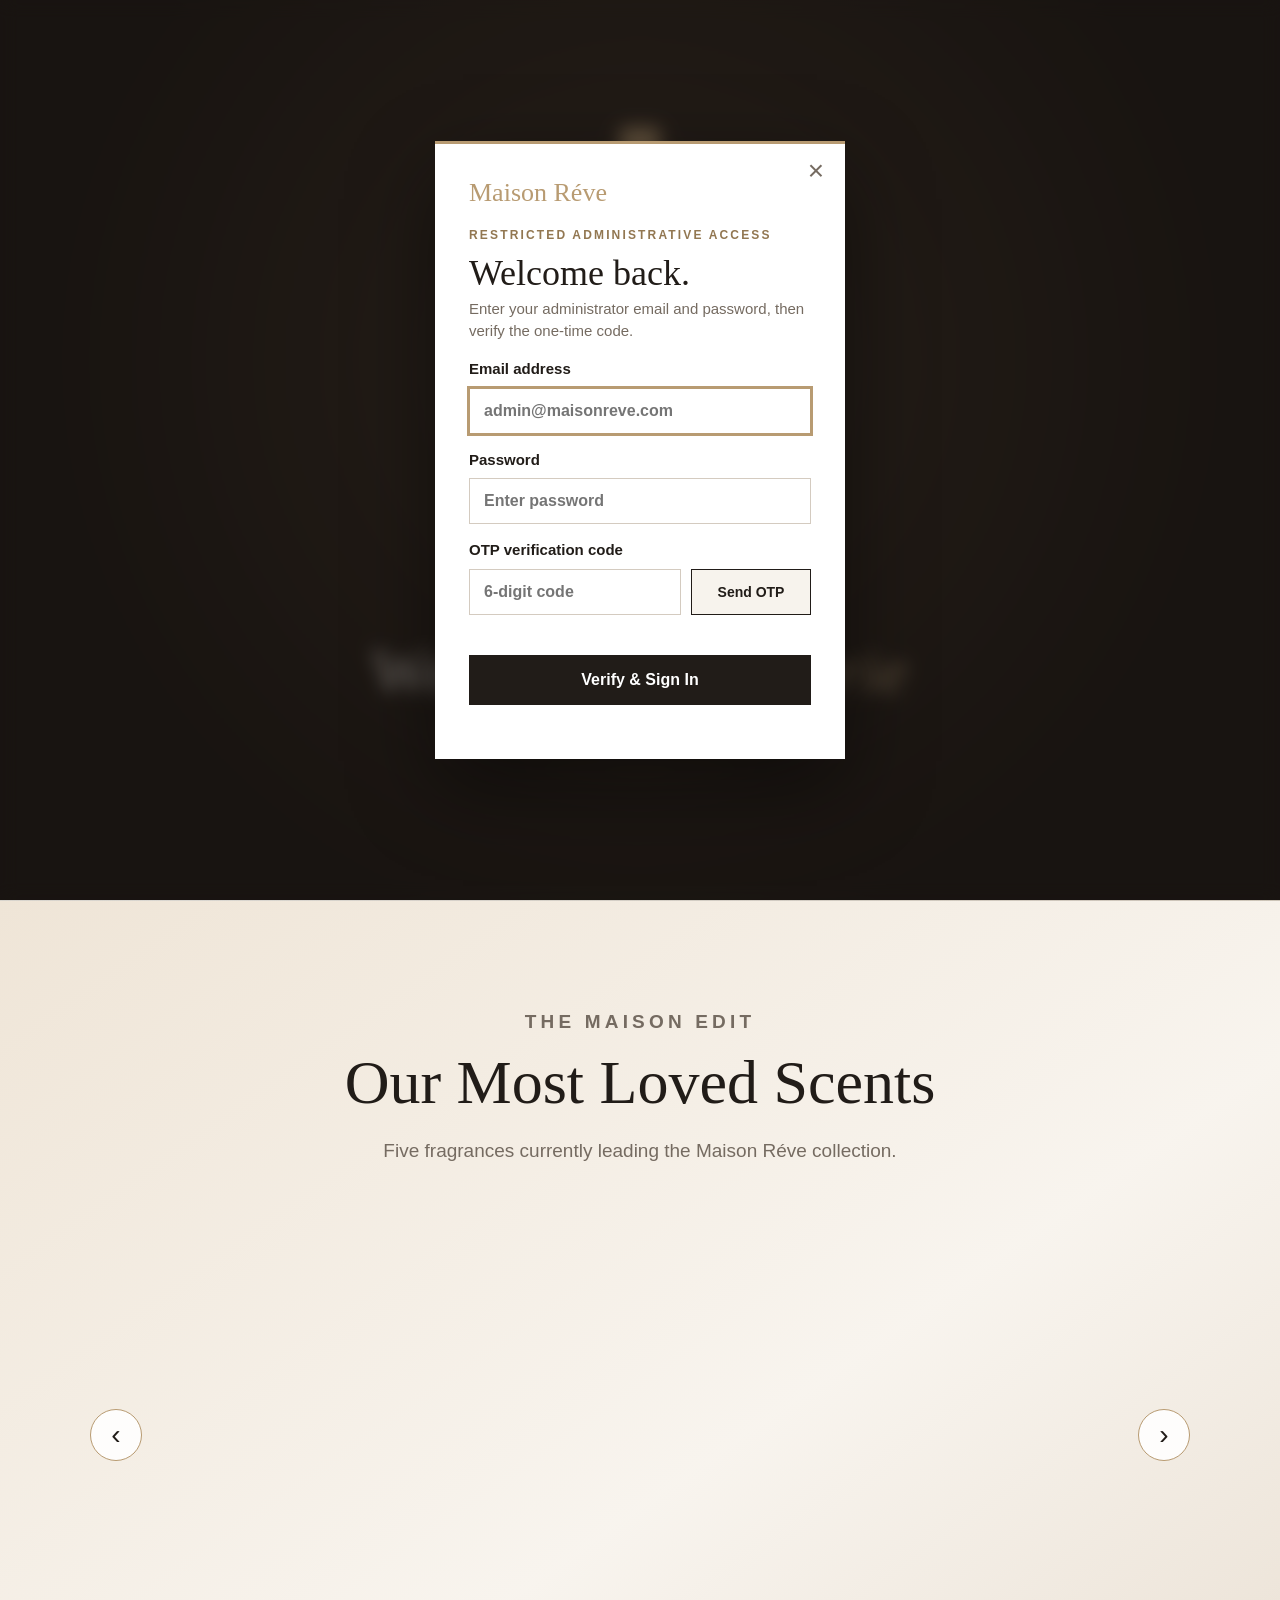
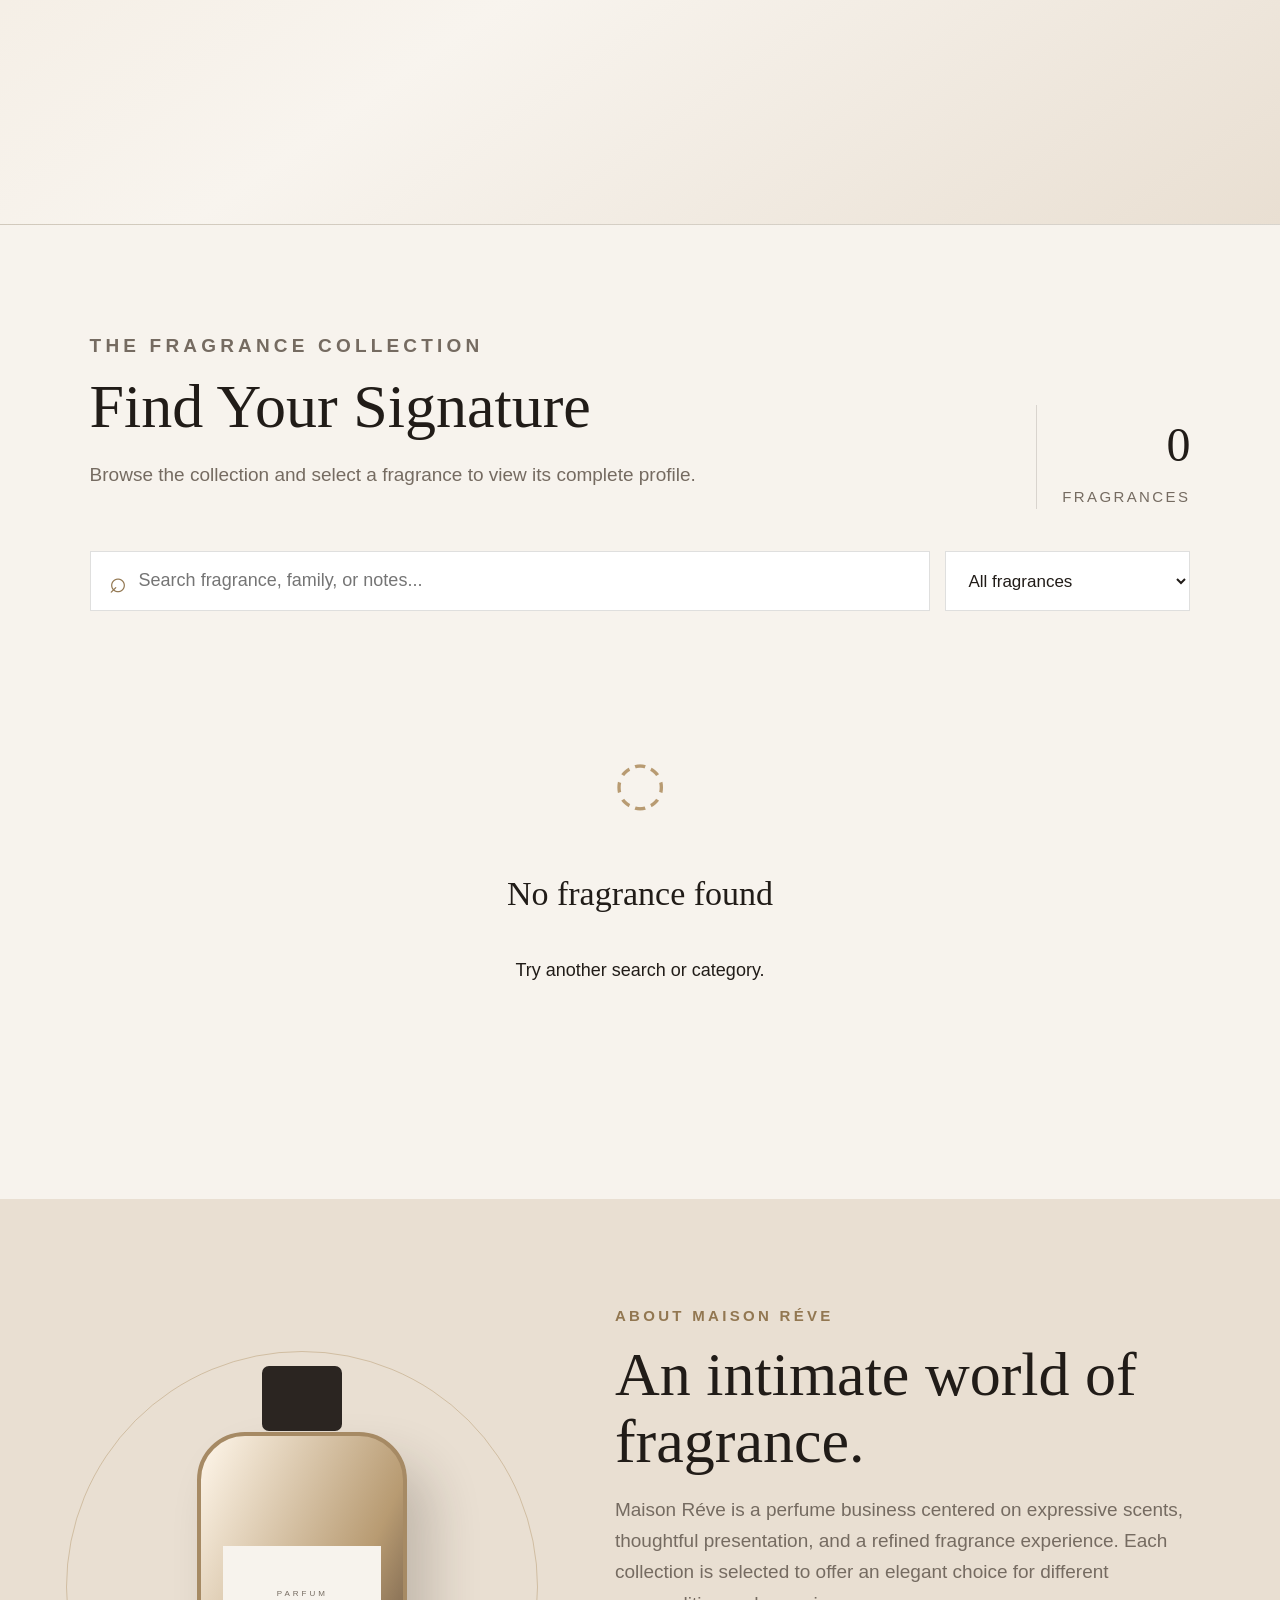
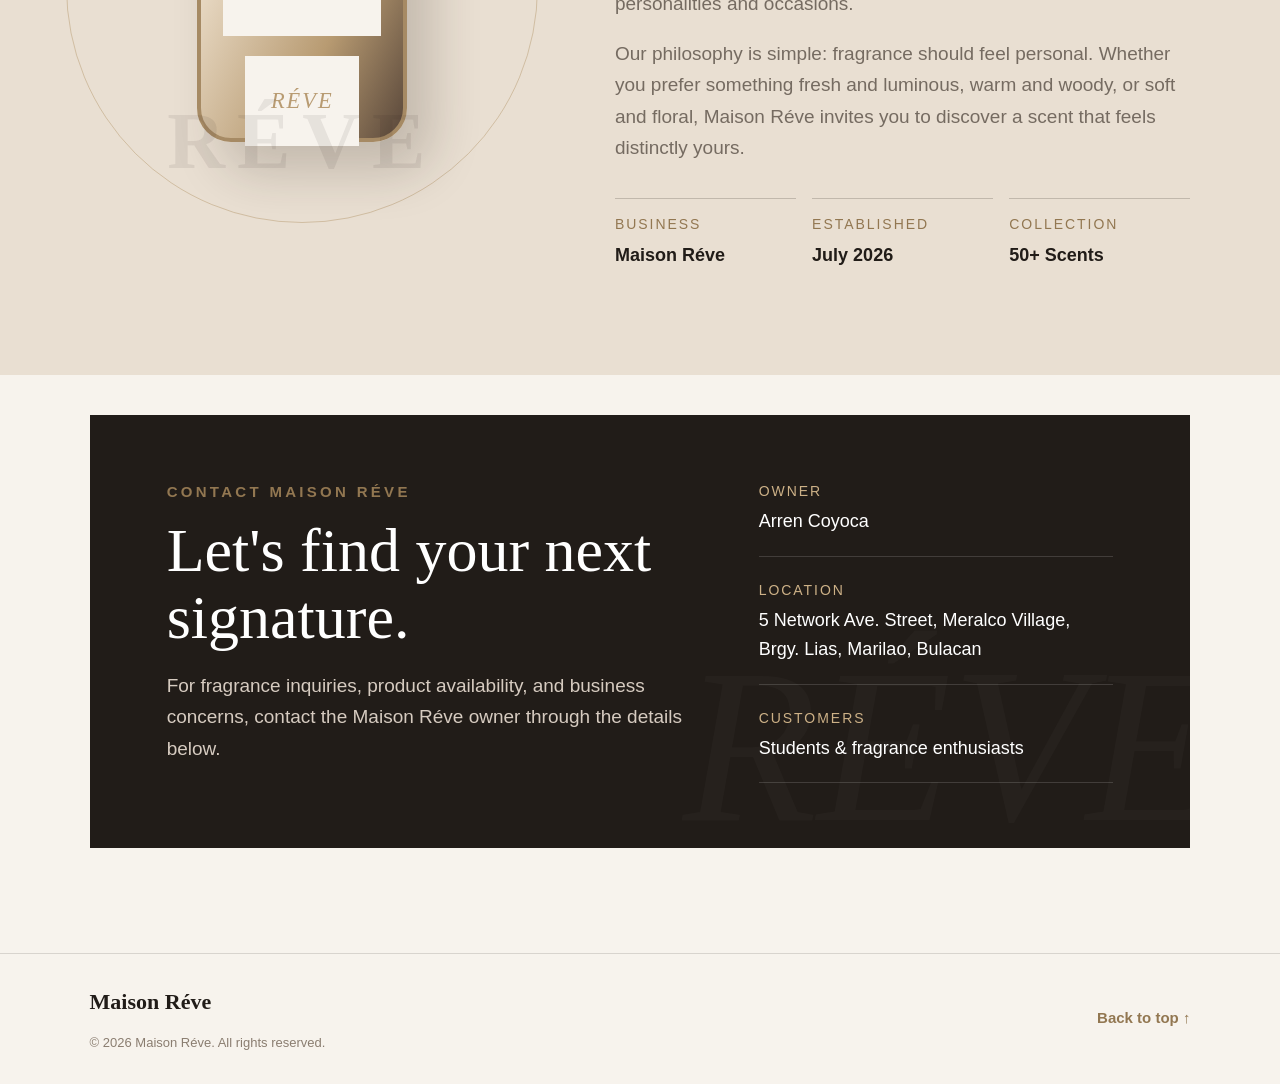
<file: login.html>
<!doctype html>
<html lang="en">
  <head>
    <meta charset="UTF-8" />
    <meta name="viewport" content="width=device-width,initial-scale=1.0" />
    <title>SCENT | Private Access</title>
    <!-- The login panel now lives on the home page as a floating panel. -->
    <meta http-equiv="refresh" content="0; url=index.html#login" />
    <script>
      window.location.replace("index.html#login");
    </script>
  </head>
  <body>
    <p><a href="index.html#login">Continue to private access</a></p>
  </body>
</html>
</file>
<file: css/style.css>
:root {
  --ivory: #f7f3ed;
  --cream: #efe8de;
  --white: #fff;
  --espresso: #211c18;
  --gold: #b89b72;
  --gold2: #927751;
  --taupe: #756b61;
  --line: rgba(33, 28, 24, 0.14);
  --serif: Georgia, "Times New Roman", serif;
  --sans: "Segoe UI", Arial, Helvetica, sans-serif;
  --shadow: 0 22px 60px rgba(45, 34, 25, 0.13);
}
* {
  box-sizing: border-box;
}
html {
  scroll-behavior: smooth;
}
body {
  margin: 0;
  background: var(--ivory);
  color: var(--espresso);
  font-family: var(--sans);
  font-size: 18px;
  line-height: 1.65;
  overflow-x: hidden;
}
body:before {
  content: "";
  position: fixed;
  inset: 0;
  pointer-events: none;
  z-index: -2;
  opacity: 0.28;
  background-image: radial-gradient(
    rgba(184, 155, 114, 0.2) 1px,
    transparent 1px
  );
  background-size: 28px 28px;
}
.ambient {
  position: fixed;
  border-radius: 50%;
  pointer-events: none;
  z-index: -1;
}
.a1 {
  width: 430px;
  height: 430px;
  right: -180px;
  top: 100px;
  background: rgba(184, 155, 114, 0.11);
  filter: blur(4px);
}
.a2 {
  width: 350px;
  height: 350px;
  left: -170px;
  bottom: 100px;
  background: rgba(126, 103, 76, 0.08);
  filter: blur(5px);
}
a {
  color: inherit;
  text-decoration: none;
}
button,
input,
select {
  font: inherit;
}
.header {
  position: sticky;
  top: 0;
  z-index: 20;
  height: 94px;
  padding: 0 5%;
  display: flex;
  align-items: center;
  justify-content: space-between;
  background: rgba(247, 243, 237, 0.95);
  backdrop-filter: blur(12px);
  border-bottom: 1px solid var(--line);
}
.brand {
  width: 190px;
  height: 72px;
  display: flex;
  align-items: center;
  cursor: pointer;
}
.brand img {
  width: 100%;
  height: 100%;
  object-fit: contain;
}
.header nav {
  display: flex;
  gap: 42px;
}
.header nav a {
  font-size: 18px;
  font-weight: 700;
  letter-spacing: 0.07em;
  position: relative;
  padding: 10px 0;
}
.header nav a:after {
  content: "";
  position: absolute;
  left: 0;
  right: 0;
  bottom: 2px;
  height: 2px;
  background: var(--gold);
  transform: scaleX(0);
  transition: 0.25s;
}
.header nav a:hover:after,
.header nav a.active:after {
  transform: scaleX(1);
}
.system-mark {
  font-size: 14px;
  letter-spacing: 0.12em;
  color: var(--taupe);
}
.system-mark b {
  color: var(--gold);
}
.section {
  padding: 105px 7%;
  position: relative;
}
.hero {
  min-height: calc(100vh - 94px);
  display: grid;
  grid-template-columns: 1.05fr 0.95fr;
  align-items: center;
  gap: 60px;
  overflow: hidden;
}
.eyebrow {
  margin: 0 0 12px;
  color: var(--gold2);
  font-size: 15px;
  font-weight: 800;
  letter-spacing: 0.22em;
}
.hero h1 {
  font-family: var(--serif);
  font-weight: 400;
  font-size: clamp(50px, 6vw, 82px);
  line-height: 1.02;
  margin: 0 0 28px;
}
.hero h1 em {
  color: var(--gold2);
  font-style: italic;
}
.lead {
  max-width: 680px;
  font-size: 20px;
  color: var(--taupe);
  margin-bottom: 34px;
}
.actions {
  display: flex;
  gap: 28px;
  align-items: center;
  flex-wrap: wrap;
}
.button {
  display: inline-flex;
  align-items: center;
  justify-content: center;
  min-height: 56px;
  padding: 0 30px;
  background: var(--espresso);
  color: #fff;
  font-weight: 700;
  font-size: 18px;
}
.under {
  font-weight: 700;
  font-size: 17px;
  border-bottom: 1px solid var(--gold);
  padding-bottom: 5px;
}
.hero-art {
  min-height: 580px;
  position: relative;
  display: flex;
  align-items: center;
  justify-content: center;
}
.halo {
  width: 510px;
  height: 510px;
  border-radius: 50%;
  background: radial-gradient(
    circle,
    rgba(184, 155, 114, 0.23),
    rgba(184, 155, 114, 0.04) 58%,
    transparent 70%
  );
}
.bottle {
  position: absolute;
  width: 280px;
  height: 490px;
  display: flex;
  justify-content: center;
  align-items: flex-end;
}
.bottle .cap {
  position: absolute;
  top: 22px;
  width: 78px;
  height: 62px;
  border-radius: 7px;
  background: #2c2621;
  z-index: 2;
}
.bottle .neck {
  position: absolute;
  top: 75px;
  width: 100px;
  height: 70px;
  background: #b89b72;
  border: 3px solid #927751;
  z-index: 1;
}
.bottle-body {
  width: 245px;
  height: 355px;
  border: 4px solid rgba(184, 155, 114, 0.65);
  border-radius: 55px 55px 42px 42px;
  background: linear-gradient(
    120deg,
    rgba(255, 255, 255, 0.8),
    rgba(184, 155, 114, 0.34),
    rgba(43, 34, 27, 0.22)
  );
  box-shadow: 30px 35px 55px rgba(50, 38, 28, 0.22);
  display: grid;
  place-items: center;
}
.bottle-body div {
  width: 178px;
  height: 118px;
  background: rgba(247, 243, 237, 0.94);
  display: grid;
  place-items: center;
  text-align: center;
  font-family: var(--serif);
  font-size: 22px;
  letter-spacing: 3px;
  line-height: 1.25;
  box-shadow: 0 10px 22px rgba(30, 22, 18, 0.12);
}
.bottle-body em {
  font-size: 25px;
  color: var(--gold2);
}
.spark {
  position: absolute;
  color: var(--gold2);
  opacity: 0.65;
}
.s1 {
  top: 70px;
  right: 5%;
  font-size: 30px;
}
.s2 {
  bottom: 95px;
  left: 6%;
  font-size: 44px;
}
.s3 {
  top: 175px;
  left: 4%;
  font-size: 30px;
}
.scent-line {
  position: absolute;
  width: 150px;
  height: 70px;
  border-top: 1px solid rgba(184, 155, 114, 0.5);
  border-radius: 50%;
}
.l1 {
  right: 2%;
  top: 135px;
  transform: rotate(25deg);
}
.l2 {
  left: 0;
  bottom: 170px;
  transform: rotate(-25deg);
}
.heading {
  display: flex;
  align-items: end;
  justify-content: space-between;
  gap: 30px;
  margin-bottom: 42px;
}
.heading.center {
  display: block;
  text-align: center;
}
.heading h2,
.about-copy h2,
.contact-card h2 {
  font-family: var(--serif);
  font-weight: 400;
  font-size: clamp(43px, 5vw, 62px);
  line-height: 1.08;
  margin: 0 0 12px;
}
.heading p {
  color: var(--taupe);
  font-size: 19px;
  max-width: 720px;
}
.center p {
  margin-left: auto;
  margin-right: auto;
}
.count {
  display: flex;
  flex-direction: column;
  text-align: right;
  border-left: 1px solid var(--line);
  padding-left: 25px;
  min-width: 130px;
}
.count strong {
  font-family: var(--serif);
  font-size: 48px;
  font-weight: 400;
}
.count span {
  font-size: 15px;
  letter-spacing: 0.16em;
  color: var(--taupe);
  text-transform: uppercase;
}
.best {
  background: linear-gradient(145deg, #efe5d7, #f8f4ee 58%, #e9dfd2);
  border-top: 1px solid var(--line);
  border-bottom: 1px solid var(--line);
}
.top-grid {
  display: grid;
  grid-template-columns: repeat(5, 1fr);
  gap: 18px;
}
.top-card {
  background: rgba(255, 255, 255, 0.7);
  border: 1px solid rgba(184, 155, 114, 0.3);
  padding-bottom: 22px;
  position: relative;
  cursor: pointer;
  overflow: hidden;
  transition: 0.3s;
}
.top-card:hover {
  transform: translateY(-8px);
  box-shadow: var(--shadow);
}
.rank {
  position: absolute;
  top: 14px;
  left: 14px;
  width: 42px;
  height: 42px;
  border-radius: 50%;
  background: var(--espresso);
  color: #fff;
  display: grid;
  place-items: center;
  font-family: var(--serif);
  font-size: 19px;
  z-index: 2;
}
.top-img {
  width: 100%;
  aspect-ratio: 1/1.05;
  display: block;
  object-fit: cover;
}
.top-info {
  padding: 16px 18px 0;
}
.top-info h3 {
  font-family: var(--serif);
  font-size: 27px;
  font-weight: 400;
  margin: 0;
}
.top-info p {
  margin: 0;
  color: var(--taupe);
  font-size: 16px;
}
.price {
  display: block;
  margin-top: 10px;
  font-weight: 800;
  font-size: 20px;
}
.fragrance {
  background: var(--ivory);
}
.tools {
  display: flex;
  gap: 15px;
  margin-bottom: 32px;
}
.search {
  flex: 1;
  display: flex;
  align-items: center;
  background: #fff;
  border: 1px solid var(--line);
  min-height: 60px;
  padding: 0 18px;
}
.search span {
  font-size: 30px;
  color: var(--gold2);
  margin-right: 10px;
}
.search input {
  width: 100%;
  border: 0;
  outline: 0;
  background: transparent;
  font-size: 18px;
}
.tools select {
  min-width: 245px;
  border: 1px solid var(--line);
  background: #fff;
  padding: 0 18px;
  font-size: 17px;
  color: var(--espresso);
  outline: 0;
}
.product-grid {
  display: grid;
  grid-template-columns: repeat(4, 1fr);
  gap: 22px;
}
.product-card {
  background: rgba(255, 255, 255, 0.76);
  border: 1px solid var(--line);
  cursor: pointer;
  transition: 0.3s;
  overflow: hidden;
}
.product-card:hover {
  transform: translateY(-7px);
  box-shadow: var(--shadow);
  border-color: rgba(184, 155, 114, 0.6);
}
.image-wrap {
  position: relative;
  background: var(--cream);
}
.product-img {
  width: 100%;
  aspect-ratio: 1/1.12;
  object-fit: cover;
  display: block;
}
.stock {
  position: absolute;
  left: 13px;
  bottom: 13px;
  background: rgba(33, 28, 24, 0.93);
  color: #fff;
  padding: 7px 11px;
  font-size: 15px;
  font-weight: 700;
}
.stock.low {
  background: #7d553e;
}
.info {
  padding: 18px 19px 21px;
}
.family {
  font-size: 15px;
  text-transform: uppercase;
  letter-spacing: 0.12em;
  color: var(--gold2);
}
.info h3 {
  font-family: var(--serif);
  font-weight: 400;
  font-size: 27px;
  margin: 0 0 2px;
}
.desc {
  font-size: 16px;
  color: var(--taupe);
  margin: 11px 0 12px;
  display: -webkit-box;
  -webkit-line-clamp: 2;
  -webkit-box-orient: vertical;
  line-clamp: 2;
  overflow: hidden;
}
.bottom {
  display: flex;
  align-items: center;
  justify-content: space-between;
}
.view {
  font-size: 15px;
  font-weight: 700;
  color: var(--gold2);
}
.empty {
  text-align: center;
  padding: 90px 20px;
}
.empty div {
  font-size: 60px;
  color: var(--gold);
}
.empty h3 {
  font-family: var(--serif);
  font-size: 34px;
  font-weight: 400;
}
.about {
  display: grid;
  grid-template-columns: 0.85fr 1.15fr;
  gap: 100px;
  align-items: center;
  background: #e9dfd2;
  overflow: hidden;
}
.about-art {
  min-height: 540px;
  display: grid;
  place-items: center;
  position: relative;
}
.about-art:before {
  content: "";
  position: absolute;
  width: 470px;
  height: 470px;
  border: 1px solid rgba(184, 155, 114, 0.5);
  border-radius: 50%;
}
.about-art > b {
  position: absolute;
  bottom: 50px;
  font-family: var(--serif);
  font-size: 80px;
  letter-spacing: 0.15em;
  color: rgba(33, 28, 24, 0.08);
}
.about-bottle {
  width: 210px;
  height: 310px;
  border-radius: 48px 48px 34px 34px;
  background: linear-gradient(115deg, #fff7eb, #b89b72 65%, #59473a);
  border: 4px solid #a68a64;
  box-shadow: 25px 30px 50px rgba(47, 35, 25, 0.2);
  position: relative;
}
.about-bottle:before {
  content: "";
  position: absolute;
  width: 80px;
  height: 65px;
  background: #2b2521;
  left: 61px;
  top: -70px;
  border-radius: 7px;
}
.about-bottle span {
  position: absolute;
  left: 22px;
  right: 22px;
  top: 110px;
  height: 90px;
  background: #f7f3ed;
  display: grid;
  place-items: center;
  text-align: center;
  font-family: var(--serif);
  font-size: 20px;
  letter-spacing: 2px;
}
.about-bottle em {
  color: var(--gold2);
}
.about-copy > p:not(.eyebrow) {
  font-size: 19px;
  color: var(--taupe);
  max-width: 760px;
}
.facts {
  display: grid;
  grid-template-columns: repeat(3, 1fr);
  gap: 16px;
  margin-top: 35px;
}
.facts div {
  border-top: 1px solid rgba(33, 28, 24, 0.2);
  padding-top: 14px;
}
.facts small,
.contacts small {
  display: block;
  color: var(--gold2);
  font-size: 14px;
  text-transform: uppercase;
  letter-spacing: 0.14em;
  margin-bottom: 4px;
}
.facts strong,
.contacts strong {
  font-size: 18px;
}
.contact {
  padding-top: 40px;
}
.contact-card {
  background: var(--espresso);
  color: #fff;
  padding: 65px 7%;
  display: grid;
  grid-template-columns: 1.2fr 0.8fr;
  gap: 60px;
  position: relative;
  overflow: hidden;
}
.contact-card:after {
  content: "RÉVE";
  position: absolute;
  right: -30px;
  bottom: -80px;
  font-family: var(--serif);
  font-size: 220px;
  color: rgba(255, 255, 255, 0.025);
  font-style: italic;
}
.contact-card h2 {
  color: #fff;
}
.contact-card p:not(.eyebrow) {
  color: #d6cbc0;
  font-size: 19px;
  max-width: 680px;
}
.contacts {
  display: grid;
  gap: 22px;
  position: relative;
  z-index: 2;
}
.contacts div {
  border-bottom: 1px solid rgba(255, 255, 255, 0.15);
  padding-bottom: 18px;
}
.contacts small {
  color: #cdb187;
}
.contacts strong {
  font-weight: 500;
  color: #fff;
}
footer {
  padding: 30px 7%;
  border-top: 1px solid var(--line);
  display: flex;
  justify-content: space-between;
  align-items: center;
  gap: 20px;
  color: var(--taupe);
  font-size: 15px;
}
footer div {
  display: flex;
  gap: 22px;
  align-items: center;
}
footer strong {
  font-family: var(--serif);
  font-size: 22px;
  color: var(--espresso);
}
footer a {
  font-weight: 700;
  color: var(--gold2);
}
.backdrop {
  position: fixed;
  inset: 0;
  background: rgba(25, 20, 17, 0.68);
  z-index: 100;
  display: none;
  align-items: center;
  justify-content: center;
  padding: 30px;
}
.backdrop.show {
  display: flex;
}
.modal {
  width: min(1080px, 96vw);
  max-height: 90vh;
  overflow: auto;
  background: var(--ivory);
  display: grid;
  grid-template-columns: 0.85fr 1.15fr;
  position: relative;
  box-shadow: 0 30px 90px rgba(0, 0, 0, 0.35);
}
.modal > button {
  position: absolute;
  right: 18px;
  top: 12px;
  width: 44px;
  height: 44px;
  border: 0;
  background: rgba(247, 243, 237, 0.9);
  font-size: 32px;
  z-index: 4;
}
.modal-img {
  background: var(--cream);
  min-height: 620px;
}
.modal-img img {
  width: 100%;
  height: 100%;
  object-fit: cover;
}
.modal-copy {
  padding: 60px 55px;
}
.modal-copy h2 {
  font-family: var(--serif);
  font-size: 56px;
  font-weight: 400;
  line-height: 1.05;
  margin: 0 0 5px;
}
.modal-copy > .family {
  margin-bottom: 20px;
}
.modal-copy > p:not(.eyebrow):not(.view-only) {
  font-size: 19px;
  color: var(--taupe);
  margin: 25px 0;
}
.notes {
  border-top: 1px solid var(--line);
  border-bottom: 1px solid var(--line);
  padding: 17px 0;
  margin: 25px 0;
}
.notes small,
.meta small {
  display: block;
  color: var(--gold2);
  font-size: 13px;
  letter-spacing: 0.16em;
}
.notes strong {
  font-size: 18px;
}
.meta {
  display: grid;
  grid-template-columns: repeat(3, 1fr);
  gap: 15px;
}
.meta div {
  background: #fff;
  border: 1px solid var(--line);
  padding: 14px;
}
.meta strong {
  font-size: 21px;
}
.view-only {
  color: var(--gold2) !important;
  font-size: 15px !important;
  font-weight: 700;
}
@media (max-width: 1100px) {
  .top-grid {
    grid-template-columns: repeat(3, 1fr);
  }
  .product-grid {
    grid-template-columns: repeat(3, 1fr);
  }
  .system-mark {
    display: none;
  }
  .hero {
    grid-template-columns: 1fr;
  }
  .hero-art {
    min-height: 520px;
  }
}
@media (max-width: 760px) {
  body {
    font-size: 17px;
  }
  .header {
    height: 78px;
    padding: 0 5%;
  }
  .brand {
    width: 145px;
    height: 60px;
  }
  .header nav {
    gap: 18px;
  }
  .header nav a {
    font-size: 15px;
  }
  .section {
    padding: 75px 5%;
  }
  .hero {
    min-height: auto;
  }
  .hero h1 {
    font-size: 48px;
  }
  .lead {
    font-size: 18px;
  }
  .hero-art {
    min-height: 420px;
  }
  .halo {
    width: 360px;
    height: 360px;
  }
  .bottle-body {
    width: 185px;
    height: 280px;
  }
  .bottle {
    height: 400px;
  }
  .top-grid,
  .product-grid {
    grid-template-columns: repeat(2, 1fr);
  }
  .heading {
    display: block;
  }
  .count {
    text-align: left;
    border-left: 0;
    border-top: 1px solid var(--line);
    padding: 15px 0 0;
    margin-top: 20px;
  }
  .tools {
    display: block;
  }
  .tools select {
    width: 100%;
    height: 60px;
    margin-top: 12px;
  }
  .about {
    grid-template-columns: 1fr;
    gap: 40px;
  }
  .about-art {
    min-height: 420px;
  }
  .facts {
    grid-template-columns: 1fr;
  }
  .contact-card {
    grid-template-columns: 1fr;
    padding: 45px 7%;
  }
  footer {
    display: block;
  }
  footer div {
    display: block;
  }
  footer span {
    display: block;
    margin-top: 6px;
  }
  .modal {
    grid-template-columns: 1fr;
  }
  .modal-img {
    min-height: 340px;
  }
  .modal-copy {
    padding: 38px 28px;
  }
  .modal-copy h2 {
    font-size: 44px;
  }
}
@media (max-width: 500px) {
  .header nav {
    gap: 11px;
  }
  .header nav a {
    font-size: 13px;
  }
  .brand {
    width: 125px;
  }
  .hero h1 {
    font-size: 42px;
  }
  .hero-art {
    min-height: 350px;
  }
  .top-grid,
  .product-grid {
    grid-template-columns: 1fr;
  }
  .modal-meta {
    grid-template-columns: 1fr;
  }
}

/* ==========================================================
   MAISON RÉVE LOGO CUSTOMIZATION
   Change these variables to customize the logo inside both
   perfume bottles without editing the layout.
   ========================================================== */
:root {
  --bottle-logo-main: #211c18;
  --bottle-logo-accent: #b89b72;
  --bottle-logo-size: 22px;
  --bottle-logo-letter-spacing: 2.5px;
}
.bottle-logo {
  display: flex;
  flex-direction: column;
  align-items: center;
  justify-content: center;
  text-align: center;
  font-family: Georgia, "Times New Roman", serif;
  line-height: 1.05;
  letter-spacing: var(--bottle-logo-letter-spacing);
  color: var(--bottle-logo-main);
  font-size: var(--bottle-logo-size);
  font-weight: 400;
}
.bottle-logo .logo-main {
  font-size: 1em;
}
.bottle-logo .logo-accent {
  font-size: 1.12em;
  color: var(--bottle-logo-accent);
  font-style: italic;
}
.bottle-logo small {
  font-family: Arial, Helvetica, sans-serif;
  font-size: 8px;
  letter-spacing: 3px;
  margin-top: 7px;
  color: #756b61;
}
.secret-click-hint {
  position: fixed;
  top: 101px;
  left: 50%;
  transform: translate(-50%, -8px);
  background: #211c18;
  color: #fff;
  padding: 8px 14px;
  border: 1px solid #b89b72;
  font-size: 13px;
  letter-spacing: 0.08em;
  opacity: 0;
  pointer-events: none;
  transition: 0.2s;
  z-index: 30;
}
.secret-click-hint.visible {
  opacity: 1;
  transform: translate(-50%, 0);
}
footer div {
  display: flex;
  gap: 22px;
  align-items: center;
  flex-wrap: wrap;
}
footer div small {
  display: block;
  width: 100%;
  font-size: 13px;
  color: #8a7d70;
  margin-top: -10px;
}

/* =========================================================
   FLOATING LOGIN PANEL (opened by 5 clicks on the logo)
   ========================================================= */
.brand.pulse img {
  animation: lgLogoPulse 1.1s ease-in-out;
}
@keyframes lgLogoPulse {
  0%,
  100% {
    filter: drop-shadow(0 0 0 rgba(184, 155, 114, 0));
    transform: scale(1);
  }
  45% {
    filter: drop-shadow(0 0 14px rgba(184, 155, 114, 0.95));
    transform: scale(1.08);
  }
}

.lg-overlay {
  position: fixed;
  inset: 0;
  z-index: 200;
  display: none;
  align-items: center;
  justify-content: center;
  padding: 20px;
  --ox: 100px;
  --oy: 47px;
}
.lg-overlay.active {
  display: flex;
}
.lg-overlay.closing {
  animation: lgFadeOut 0.35s ease forwards;
}
@keyframes lgFadeOut {
  to {
    opacity: 0;
  }
}

/* dim + blur the home page, expanding outward from the logo */
.lg-backdrop {
  position: absolute;
  inset: 0;
  background: rgba(25, 20, 17, 0.58);
  backdrop-filter: blur(9px);
  -webkit-backdrop-filter: blur(9px);
  clip-path: circle(0 at var(--ox) var(--oy));
}
.lg-overlay.opening .lg-backdrop {
  animation: lgReveal 1s cubic-bezier(0.65, 0, 0.25, 1) forwards;
}
.lg-overlay.show .lg-backdrop {
  clip-path: circle(160vmax at var(--ox) var(--oy));
}
@keyframes lgReveal {
  to {
    clip-path: circle(160vmax at var(--ox) var(--oy));
  }
}

/* golden ring that ripples out from the logo */
.lg-ring {
  position: absolute;
  left: var(--ox);
  top: var(--oy);
  width: 40px;
  height: 40px;
  margin: -20px 0 0 -20px;
  border: 2px solid #b89b72;
  border-radius: 50%;
  opacity: 0;
  pointer-events: none;
}
.lg-overlay.opening .lg-ring {
  animation: lgRing 1s ease-out forwards;
}
@keyframes lgRing {
  0% {
    opacity: 0.9;
    transform: scale(0.4);
  }
  100% {
    opacity: 0;
    transform: scale(26);
  }
}

/* "Opening private access…" text shown during the transition */
.lg-opening {
  position: absolute;
  left: 50%;
  top: 50%;
  margin: 0;
  transform: translate(-50%, -50%);
  font: italic 26px Georgia, "Times New Roman", serif;
  letter-spacing: 0.14em;
  color: #e6d3b0;
  opacity: 0;
  pointer-events: none;
  text-align: center;
}
.lg-overlay.opening .lg-opening {
  animation: lgText 1.1s ease forwards;
}
@keyframes lgText {
  0% {
    opacity: 0;
    transform: translate(-50%, -40%);
  }
  35%,
  70% {
    opacity: 1;
    transform: translate(-50%, -50%);
  }
  100% {
    opacity: 0;
    transform: translate(-50%, -58%);
  }
}

/* the floating card */
.lg-card {
  position: relative;
  width: min(410px, 100%);
  max-height: calc(100vh - 40px);
  overflow-y: auto;
  background: #fff;
  border-top: 3px solid var(--gold);
  padding: 34px 34px 26px;
  box-shadow: 0 30px 80px rgba(0, 0, 0, 0.45);
  opacity: 0;
  transform: translateY(26px) scale(0.96);
}
.lg-overlay.show .lg-card {
  animation: lgCardIn 0.55s cubic-bezier(0.2, 0.8, 0.2, 1) forwards;
}
@keyframes lgCardIn {
  to {
    opacity: 1;
    transform: none;
  }
}
.lg-close {
  position: absolute;
  top: 8px;
  right: 10px;
  width: 38px;
  height: 38px;
  border: 0;
  background: transparent;
  font-size: 28px;
  line-height: 1;
  color: var(--taupe);
  cursor: pointer;
}
.lg-close:hover {
  color: var(--espresso);
}
.lg-brand {
  font: 26px var(--serif);
  color: var(--gold);
  margin-bottom: 18px;
}
.lg-eyebrow {
  margin: 0;
  color: var(--gold2);
  letter-spacing: 0.18em;
  font-size: 12px;
  font-weight: bold;
}
.lg-card h2 {
  font: 400 36px var(--serif);
  margin: 6px 0 4px;
}
.lg-sub {
  margin: 0 0 6px;
  color: var(--taupe);
  font-size: 15px;
  line-height: 1.5;
}
.lg-card label {
  display: block;
  font-weight: 700;
  font-size: 15px;
  margin: 14px 0 0;
}
.lg-card input {
  width: 100%;
  display: block;
  margin-top: 6px;
  height: 46px;
  border: 1px solid #d4cbc0;
  padding: 0 14px;
  font-size: 16px;
  font-family: var(--sans);
  background: #fff;
}
.lg-card input:focus {
  outline: 2px solid var(--gold);
  border-color: var(--gold);
}
.lg-otp-row {
  display: grid;
  grid-template-columns: 1fr 120px;
  gap: 10px;
  align-items: end;
}
.lg-secondary {
  height: 46px;
  border: 1px solid var(--espresso);
  background: var(--ivory);
  color: var(--espresso);
  font-weight: 700;
  font-size: 14px;
  cursor: pointer;
  font-family: var(--sans);
}
.lg-secondary:hover {
  background: var(--cream);
}
.lg-otp-status {
  font-size: 13px;
  min-height: 20px;
  margin-top: 8px;
  color: var(--taupe);
}
.lg-otp-status.good {
  color: #52705b;
}
.lg-otp-status.bad {
  color: #9b4e3c;
}
.lg-primary {
  width: 100%;
  height: 50px;
  margin-top: 12px;
  border: 0;
  background: var(--espresso);
  color: #fff;
  font-weight: bold;
  font-size: 16px;
  cursor: pointer;
  font-family: var(--sans);
}
.lg-primary:hover {
  background: #3a312a;
}
.lg-demo {
  margin: 10px 0 0;
  font-size: 12.5px;
  line-height: 1.45;
  color: var(--taupe);
}
.lg-demo-otp {
  margin-top: 10px;
  padding: 10px 12px;
  background: var(--cream);
  border-left: 3px solid var(--gold);
  font-weight: 800;
  font-size: 14px;
  letter-spacing: 0.1em;
}
.lg-demo-otp[hidden] {
  display: none;
}
.lg-error {
  margin: 8px 0 0;
  min-height: 20px;
  color: #9b4e3c;
  font-weight: bold;
  font-size: 14px;
}
@media (max-width: 480px) {
  .lg-card {
    padding: 30px 22px 22px;
  }
  .lg-otp-row {
    grid-template-columns: 1fr;
  }
  .lg-opening {
    font-size: 21px;
  }
}
@media (prefers-reduced-motion: reduce) {
  .lg-overlay *,
  .brand.pulse img {
    animation-duration: 0.01s !important;
  }
}

/* =========================================================
   WELCOME TRANSITION (after login, before the dashboard)
   ========================================================= */
.welcome {
  position: fixed;
  inset: 0;
  z-index: 400;
  display: none;
  align-items: center;
  justify-content: center;
  color: #fff;
  text-align: center;
}
.welcome.active {
  display: flex;
}
.welcome-bg {
  position: absolute;
  inset: 0;
  background: radial-gradient(
      circle at 50% 38%,
      rgba(201, 160, 98, 0.35),
      transparent 55%
    ),
    linear-gradient(135deg, #1b1612 0%, #3b2c1f 55%, #7a5a35 120%);
  clip-path: circle(0 at 50% 50%);
}
.welcome.active .welcome-bg {
  animation: wcReveal 0.95s cubic-bezier(0.65, 0, 0.25, 1) forwards;
}
@keyframes wcReveal {
  to {
    clip-path: circle(150vmax at 50% 50%);
  }
}
.welcome-inner {
  position: relative;
  padding: 20px;
}
.welcome-bottle {
  width: 96px;
  height: 160px;
  margin: 0 auto 22px;
  display: block;
  fill: rgba(184, 155, 114, 0.1);
  stroke: #d3b583;
  stroke-width: 1.6;
  overflow: visible;
}
.welcome-bottle rect {
  stroke-dasharray: 1;
  stroke-dashoffset: 1;
}
.welcome.active .welcome-bottle rect {
  animation: wcDraw 1.5s ease forwards 0.45s;
}
@keyframes wcDraw {
  to {
    stroke-dashoffset: 0;
  }
}
.welcome small,
.welcome h2,
.welcome p,
.welcome-bar {
  opacity: 0;
}
.welcome.active small {
  animation: wcUp 0.7s ease forwards 0.9s;
}
.welcome.active h2 {
  animation: wcUp 0.8s ease forwards 1.15s;
}
.welcome.active p {
  animation: wcUp 0.8s ease forwards 1.5s;
}
.welcome.active .welcome-bar {
  animation: wcUp 0.5s ease forwards 1.5s;
}
@keyframes wcUp {
  from {
    opacity: 0;
    transform: translateY(14px);
  }
  to {
    opacity: 1;
    transform: none;
  }
}
.welcome small {
  display: block;
  letter-spacing: 0.32em;
  font-size: 13px;
  color: #d3b583;
}
.welcome h2 {
  margin: 10px 0 6px;
  font: 400 44px var(--serif);
}
.welcome h2 em {
  color: #e6c995;
}
.welcome p {
  margin: 0 0 22px;
  color: #d9cdbd;
  letter-spacing: 0.06em;
}
.welcome-bar {
  width: 230px;
  height: 2px;
  margin: 0 auto;
  background: rgba(255, 255, 255, 0.18);
  overflow: hidden;
}
.welcome-bar i {
  display: block;
  height: 100%;
  width: 0;
  background: linear-gradient(90deg, #b89b72, #f1dcae);
}
.welcome.active .welcome-bar i {
  animation: wcBar 1.5s ease-in-out forwards 1.5s;
}
@keyframes wcBar {
  to {
    width: 100%;
  }
}
@media (max-width: 520px) {
  .welcome h2 {
    font-size: 32px;
  }
}
@media (prefers-reduced-motion: reduce) {
  .welcome *,
  .welcome-bg {
    animation-duration: 0.01s !important;
    animation-delay: 0s !important;
  }
}

/* =========================================================
   OPENING TRANSITION — "Welcome — Reverie"
   Plays once on page load (timing is set in app.js: playOpening)
   ========================================================= */
.site-opening { position: fixed; inset: 0; z-index: 200; display: grid; place-items: center; text-align: center;
  background: radial-gradient(circle at 50% 40%, #3a2f26, #1a1613 70%); color: #f7f3ed;
  transition: opacity 1s cubic-bezier(.65, 0, .35, 1), visibility 1s; }
.site-opening.done { opacity: 0; visibility: hidden; }
/* two slowly turning gold rings behind the bottle */
.opening-orbit { position: absolute; left: 50%; top: 40%; border: 1px solid rgba(184, 155, 114, .35); border-radius: 50%;
  transform: translate(-50%, -50%); animation: opSpin 14s linear infinite, opFade 1.6s ease both; }
.orbit-1 { width: 380px; height: 380px; }
.orbit-2 { width: 540px; height: 540px; border-style: dashed; animation-direction: reverse, normal; animation-duration: 22s, 1.6s; }
@keyframes opSpin { to { transform: translate(-50%, -50%) rotate(360deg); } }
@keyframes opFade { from { opacity: 0; } }
/* the bottle assembles piece by piece */
.opening-bottle { position: relative; width: 120px; height: 190px; margin: 0 auto 34px; display: flex; flex-direction: column; align-items: center; }
.opening-bottle > span { display: block; opacity: 0; animation: opRise .9s cubic-bezier(.22, 1, .36, 1) forwards; }
.opening-cap { width: 40px; height: 30px; background: #b89b72; border-radius: 4px; animation-delay: .9s !important; }
.opening-neck { width: 18px; height: 14px; background: #927751; animation-delay: .7s !important; }
.opening-body { width: 100px; height: 120px; border: 2px solid rgba(255, 255, 255, .55); border-radius: 26px;
  background: linear-gradient(130deg, rgba(255, 255, 255, .28), rgba(184, 155, 114, .35)); animation-delay: .3s !important; }
.opening-label { position: absolute; bottom: 38px; font: 15px Georgia, serif; letter-spacing: .3em; padding-left: .3em; animation-delay: 1.3s !important; }
@keyframes opRise { from { opacity: 0; transform: translateY(18px) scale(.96); } to { opacity: 1; transform: none; } }
.opening-copy small { display: block; letter-spacing: .32em; font-size: 12px; color: #cdb187; opacity: 0; animation: opRise 1s 1.5s forwards; }
.opening-copy h2 { font: 400 clamp(34px, 6vw, 62px) Georgia, serif; margin: 12px 0; opacity: 0; animation: opTrack 1.8s 1.7s cubic-bezier(.22, 1, .36, 1) forwards; }
.opening-copy h2 em { color: #cdb187; }
.opening-copy .dash { color: #b89b72; }
@keyframes opTrack { from { opacity: 0; letter-spacing: .3em; filter: blur(6px); } to { opacity: 1; letter-spacing: .02em; filter: none; } }
.opening-copy p { margin: 0; color: #d9cdbd; opacity: 0; animation: opRise 1s 2.4s forwards; }
.opening-line { display: block; width: 0; height: 1px; margin: 24px auto 0; background: linear-gradient(90deg, transparent, #b89b72, transparent); animation: opLine 1.6s 2.2s ease forwards; }
@keyframes opLine { to { width: 260px; } }

/* =========================================================
   HERO MOVING BACKGROUND (pure CSS, light on the browser)
   Soft golden light drifts slowly; tiny scent particles rise.
   ========================================================= */
.hero { position: relative; isolation: isolate; }
.hero-motion { position: absolute; inset: -40px 0; z-index: -1; overflow: hidden; pointer-events: none;
  -webkit-mask-image: linear-gradient(transparent, #000 12%, #000 88%, transparent); mask-image: linear-gradient(transparent, #000 12%, #000 88%, transparent); }
.hero-motion i { position: absolute; border-radius: 50%; filter: blur(60px); opacity: .55; animation: heroDrift 18s ease-in-out infinite alternate; }
.hero-motion i:nth-child(1) { width: 460px; height: 460px; left: -8%; top: 5%; background: #e7d3b3; }
.hero-motion i:nth-child(2) { width: 380px; height: 380px; right: 2%; top: 0; background: #f0dcc0; animation-duration: 23s; animation-delay: -6s; }
.hero-motion i:nth-child(3) { width: 520px; height: 520px; right: 20%; bottom: -12%; background: #d9bf98; opacity: .35; animation-duration: 27s; animation-delay: -12s; }
.hero-motion i:nth-child(4) { width: 300px; height: 300px; left: 30%; top: 35%; background: #fff4e2; animation-duration: 20s; animation-delay: -3s; }
@keyframes heroDrift { from { transform: translate(-40px, 20px) scale(1); } to { transform: translate(60px, -40px) scale(1.18); } }
.hero-motion b { position: absolute; bottom: -20px; width: 6px; height: 6px; border-radius: 50%; background: #b89b72; opacity: 0; animation: heroRise 11s linear infinite; }
.hero-motion b:nth-of-type(1) { left: 12%; animation-delay: 0s; }
.hero-motion b:nth-of-type(2) { left: 27%; animation-delay: 3s; width: 4px; height: 4px; }
.hero-motion b:nth-of-type(3) { left: 46%; animation-delay: 6s; }
.hero-motion b:nth-of-type(4) { left: 63%; animation-delay: 1.5s; width: 8px; height: 8px; }
.hero-motion b:nth-of-type(5) { left: 78%; animation-delay: 8s; width: 4px; height: 4px; }
.hero-motion b:nth-of-type(6) { left: 90%; animation-delay: 4.5s; }
@keyframes heroRise { 0% { transform: translateY(0); opacity: 0; } 15% { opacity: .6; } 100% { transform: translateY(-620px) translateX(30px); opacity: 0; } }

/* =========================================================
   MOST LOVED SCENTS — circular carousel
   Each card is placed on an ellipse by its pos-* class (set in
   app.js). Changing the class makes the card glide to its next
   spot, so pressing Next/Prev rotates the whole ring.
   ========================================================= */
.top-carousel { position: relative; max-width: 1100px; margin: 0 auto; }
.top-carousel-stage { position: relative; height: 500px; perspective: 1400px; }
.top-carousel-stage .top-card { position: absolute; left: 50%; top: 30px; width: 290px; margin-left: -145px; padding-bottom: 20px;
  transition: transform .9s cubic-bezier(.65, 0, .35, 1), opacity .9s ease, filter .9s ease, box-shadow .9s ease; will-change: transform; }
.top-carousel-stage .top-card.pos-center { transform: translate3d(0, 0, 0) scale(1); z-index: 5; opacity: 1; box-shadow: var(--shadow); }
.top-carousel-stage .top-card.pos-right { transform: translate3d(250px, -10px, -120px) scale(.82); z-index: 4; opacity: .92; }
.top-carousel-stage .top-card.pos-left { transform: translate3d(-250px, -10px, -120px) scale(.82); z-index: 4; opacity: .92; }
.top-carousel-stage .top-card.pos-far-right { transform: translate3d(420px, -34px, -320px) scale(.62); z-index: 2; opacity: .5; filter: blur(1.5px); }
.top-carousel-stage .top-card.pos-far-left { transform: translate3d(-420px, -34px, -320px) scale(.62); z-index: 2; opacity: .5; filter: blur(1.5px); }
.top-carousel-stage .top-card.pos-hidden { opacity: 0; pointer-events: none; }
.carousel-btn { position: absolute; top: 40%; z-index: 10; width: 52px; height: 52px; border-radius: 50%; border: 1px solid var(--gold); background: rgba(255, 255, 255, .9);
  color: var(--espresso); font-size: 28px; line-height: 1; cursor: pointer; transition: .3s; }
.carousel-btn:hover { background: var(--espresso); color: #fff; }
.carousel-prev { left: 0; } .carousel-next { right: 0; }
.carousel-dots { display: flex; justify-content: center; gap: 10px; margin-top: 10px; }
.carousel-dot { width: 9px; height: 9px; padding: 0; border-radius: 50%; border: 0; background: rgba(33, 28, 24, .25); cursor: pointer; transition: .4s; }
.carousel-dot.active { width: 28px; border-radius: 6px; background: var(--gold2); }
@media (max-width: 760px) {
  .top-carousel-stage { height: 470px; }
  .top-carousel-stage .top-card.pos-right { transform: translate3d(150px, -10px, -120px) scale(.8); }
  .top-carousel-stage .top-card.pos-left { transform: translate3d(-150px, -10px, -120px) scale(.8); }
  .top-carousel-stage .top-card.pos-far-right, .top-carousel-stage .top-card.pos-far-left { opacity: 0; }
  .carousel-btn { top: 44%; width: 44px; height: 44px; }
}

/* =========================================================
   LOGO CLICK BUBBLES — replaces the old "n/5" text label.
   app.js spawns a .logo-bubble per click; it floats up and pops.
   ========================================================= */
.logo-bubble { position: fixed; z-index: 120; width: 54px; height: 54px; margin: -27px 0 0 -27px; border-radius: 50%; pointer-events: none;
  display: grid; place-items: center; border: 1px solid rgba(184, 155, 114, .7);
  background: radial-gradient(circle at 32% 28%, #fff, rgba(255, 255, 255, .55) 38%, rgba(231, 211, 179, .45));
  box-shadow: inset -4px -6px 12px rgba(184, 155, 114, .3), 0 8px 24px rgba(146, 119, 81, .25);
  animation: bubbleFloat 1.7s cubic-bezier(.22, 1, .36, 1) forwards; }
.logo-bubble.big { width: 72px; height: 72px; margin: -36px 0 0 -36px; }
@keyframes bubbleFloat {
  0% { transform: translate(0, 0) scale(.3); opacity: 0; }
  20% { opacity: 1; }
  78% { transform: translate(var(--dx), 120px) scale(1); opacity: 1; }
  100% { transform: translate(var(--dx), 135px) scale(1.5); opacity: 0; } /* the "pop" */
}
/* tiny perfume bottle drawn with CSS inside the bubble */
.mini-bottle { position: relative; width: 14px; height: 22px; border: 1.5px solid #927751; border-radius: 4px 4px 5px 5px; background: rgba(184, 155, 114, .25); }
.mini-bottle:before { content: ""; position: absolute; left: 2px; top: -8px; width: 7px; height: 6px; background: #927751; border-radius: 2px; }
@media (prefers-reduced-motion: reduce) {
  .hero-motion i, .hero-motion b, .opening-orbit { animation: none; }
  .top-carousel-stage .top-card { transition: none; }
}
</file>
<file: css/dashboard.css>
/* =========================================================
   SCENT — Administrator Dashboard
   Offline-first: no web fonts, CDNs or external images.
   ========================================================= */
:root {
  --ivory: #f7f3ed;
  --cream: #efe8de;
  --white: #fff;
  --espresso: #211c18;
  --gold: #b89b72;
  --gold2: #927751;
  --taupe: #756b61;
  --line: rgba(33, 28, 24, 0.13);
  --green: #25663a;
  --green-bg: #e1f1e5;
  --yellow: #8a6400;
  --yellow-bg: #fff1bf;
  --red: #a02b1d;
  --red-bg: #fbdfdb;
  --serif: Georgia, "Times New Roman", serif;
  --sans: "Segoe UI", Arial, Helvetica, sans-serif;
  --shadow: 0 18px 50px rgba(45, 34, 25, 0.1);
  --side: 280px;
}
* {
  box-sizing: border-box;
}
html {
  scroll-behavior: smooth;
}
body {
  margin: 0;
  background: var(--ivory);
  color: var(--espresso);
  font-family: var(--sans);
  font-size: 17px;
  line-height: 1.55;
}
body:before {
  content: "";
  position: fixed;
  inset: 0;
  pointer-events: none;
  z-index: -2;
  opacity: 0.3;
  background-image: radial-gradient(rgba(184, 155, 114, 0.22) 1px, transparent 1px);
  background-size: 28px 28px;
}
button,
input,
select,
textarea {
  font: inherit;
  color: inherit;
}
button {
  cursor: pointer;
}
h1,
h2,
h3 {
  font-family: var(--serif);
  font-weight: 400;
  margin: 0;
}
.muted {
  color: var(--taupe);
  font-size: 15px;
}
.eyebrow {
  margin: 0;
  letter-spacing: 0.22em;
  font-size: 12px;
  font-weight: 700;
  color: var(--gold2);
}

/* ---------- Decorative background bottles ---------- */
.deco {
  position: fixed;
  z-index: -1;
  pointer-events: none;
  color: var(--gold);
  opacity: 0.16;
}
.d1 {
  width: 230px;
  right: 2%;
  bottom: -40px;
  transform: rotate(14deg);
}
.d2 {
  width: 190px;
  right: 22%;
  top: 38%;
  opacity: 0.08;
  transform: rotate(-12deg);
}
.d3 {
  width: 150px;
  left: calc(var(--side) + 20px);
  bottom: 6%;
  opacity: 0.1;
  transform: rotate(-8deg);
}

/* ---------- Layout ---------- */
.app {
  display: grid;
  grid-template-columns: var(--side) 1fr;
  min-height: 100vh;
}
.main {
  min-width: 0;
  padding: 32px 4% 20px;
  animation: mainIn 0.9s ease both 0.35s;
}
@keyframes mainIn {
  from {
    opacity: 0;
    transform: translateY(14px);
  }
  to {
    opacity: 1;
    transform: none;
  }
}
.tab {
  display: none;
}
.tab.active {
  display: block;
  animation: tabIn 0.45s ease both;
}
@keyframes tabIn {
  from {
    opacity: 0;
    transform: translateY(10px);
  }
  to {
    opacity: 1;
    transform: none;
  }
}

/* ---------- Sidebar ---------- */
.sidebar {
  position: sticky;
  top: 0;
  height: 100vh;
  display: flex;
  flex-direction: column;
  color: #e9dfd0;
  background: radial-gradient(circle at 20% 0%, rgba(184, 155, 114, 0.22), transparent 45%),
    linear-gradient(170deg, #1c1713 0%, #2b2119 60%, #3a2b1e 100%);
  border-right: 1px solid rgba(184, 155, 114, 0.25);
  z-index: 30;
  overflow: hidden;
  animation: sideIn 0.8s cubic-bezier(0.2, 0.8, 0.2, 1) both 0.25s;
}
@keyframes sideIn {
  from {
    transform: translateX(-40px);
    opacity: 0;
  }
  to {
    transform: none;
    opacity: 1;
  }
}
.side-brand {
  padding: 34px 28px 26px;
  border-bottom: 1px solid rgba(184, 155, 114, 0.22);
}
.wordmark {
  font: 26px var(--serif);
  letter-spacing: 0.14em;
  color: #fff;
}
.wordmark em {
  color: var(--gold);
  font-style: italic;
}
.side-brand small {
  display: block;
  margin-top: 6px;
  font-size: 11px;
  letter-spacing: 0.3em;
  color: #b9a584;
}
.side-nav {
  display: flex;
  flex-direction: column;
  padding: 22px 14px 0;
  gap: 6px;
  position: relative;
  z-index: 1;
}
.nav-btn {
  display: flex;
  align-items: center;
  gap: 14px;
  width: 100%;
  padding: 15px 16px;
  background: transparent;
  border: 0;
  border-left: 3px solid transparent;
  color: #d8ccba;
  font-size: 17px;
  text-align: left;
  transition: 0.25s;
}
.nav-btn svg {
  width: 22px;
  height: 22px;
  fill: none;
  stroke: currentColor;
  stroke-width: 1.6;
  stroke-linecap: round;
  stroke-linejoin: round;
  flex: none;
}
.nav-btn span {
  flex: 1;
}
.nav-btn i {
  font-style: normal;
  font-size: 12px;
  letter-spacing: 0.12em;
  opacity: 0.45;
}
.nav-btn:hover {
  background: rgba(184, 155, 114, 0.1);
  color: #fff;
}
.nav-btn.active {
  background: linear-gradient(90deg, rgba(184, 155, 114, 0.28), rgba(184, 155, 114, 0.05));
  border-left-color: var(--gold);
  color: #fff;
}
.nav-btn.active i {
  opacity: 0.9;
  color: var(--gold);
}
.side-deco {
  position: absolute;
  left: 20px;
  right: 20px;
  bottom: 150px;
  width: calc(100% - 40px);
  color: var(--gold);
  opacity: 0.3;
  pointer-events: none;
}
.side-foot {
  margin-top: auto;
  padding: 18px 20px 22px;
  border-top: 1px solid rgba(184, 155, 114, 0.22);
  background: rgba(20, 16, 12, 0.45);
  position: relative;
  z-index: 1;
}
.logout {
  width: 100%;
  display: flex;
  align-items: center;
  justify-content: center;
  gap: 10px;
  height: 44px;
  margin-bottom: 14px;
  background: transparent;
  border: 1px solid rgba(184, 155, 114, 0.55);
  color: #f0e3cc;
  font-weight: 600;
  letter-spacing: 0.04em;
  transition: 0.25s;
}
.logout svg {
  width: 18px;
  height: 18px;
  fill: none;
  stroke: currentColor;
  stroke-width: 1.7;
  stroke-linecap: round;
  stroke-linejoin: round;
}
.logout:hover {
  background: var(--gold);
  color: var(--espresso);
}
.user {
  display: flex;
  align-items: center;
  gap: 13px;
}
.user img {
  width: 50px;
  height: 50px;
  border-radius: 50%;
  object-fit: cover;
  border: 2px solid var(--gold);
  flex: none;
}
.user div {
  min-width: 0;
}
.user strong {
  display: block;
  font-size: 17px;
  color: #fff;
  white-space: nowrap;
  overflow: hidden;
  text-overflow: ellipsis;
}
.user small {
  display: block;
  font-size: 12.5px;
  color: #b9a584;
  white-space: nowrap;
  overflow: hidden;
  text-overflow: ellipsis;
}

.menu-btn {
  display: none;
  position: fixed;
  top: 14px;
  left: 14px;
  z-index: 25;
  width: 46px;
  height: 46px;
  border: 1px solid var(--line);
  background: #fff;
  font-size: 22px;
  box-shadow: var(--shadow);
}
.scrim {
  display: none;
}

/* ---------- Page hero ---------- */
.page-hero {
  position: relative;
  overflow: hidden;
  display: flex;
  align-items: center;
  justify-content: space-between;
  min-height: 150px;
  margin-bottom: 26px;
  padding: 30px 40px;
  color: #fff;
  background: radial-gradient(circle at 85% 20%, rgba(255, 214, 150, 0.28), transparent 45%),
    linear-gradient(115deg, #211c18 0%, #4a3626 55%, #a97a43 135%);
  box-shadow: var(--shadow);
}
.page-hero .eyebrow {
  color: #d9bf91;
}
.page-hero h1 {
  font-size: 44px;
  line-height: 1.1;
  margin: 4px 0 6px;
}
.page-hero p:not(.eyebrow) {
  margin: 0;
  max-width: 560px;
  color: #eadfcf;
  font-size: 16px;
}
.hero-bottles {
  width: 300px;
  height: 200px;
  flex: none;
  color: #e6cfa2;
  margin: -30px 0 -40px;
  opacity: 0.85;
}

/* ---------- Panels ---------- */
.panel {
  background: #fff;
  border: 1px solid var(--line);
  border-top: 3px solid var(--gold);
  padding: 24px 26px;
  box-shadow: var(--shadow);
  margin-bottom: 26px;
}
.panel h2 {
  font-size: 26px;
}
.panel-title {
  font: 22px var(--serif);
}
.toolbar {
  display: flex;
  align-items: center;
  flex-wrap: wrap;
  gap: 12px;
  margin-bottom: 18px;
}
.spacer {
  flex: 1;
}
.search {
  position: relative;
  flex: 0 1 340px;
  min-width: 220px;
}
.search svg {
  position: absolute;
  left: 14px;
  top: 50%;
  width: 19px;
  height: 19px;
  margin-top: -9.5px;
  fill: none;
  stroke: var(--taupe);
  stroke-width: 2;
  stroke-linecap: round;
}
.search input {
  width: 100%;
  height: 46px;
  padding: 0 14px 0 42px;
  border: 1px solid #d4cbc0;
  background: #fff;
}
.toolbar select,
.an-controls select,
.an-controls input {
  height: 46px;
  padding: 0 12px;
  border: 1px solid #d4cbc0;
  background: #fff;
}
input:focus,
select:focus,
textarea:focus {
  outline: 2px solid var(--gold);
  border-color: var(--gold);
}
.hint {
  margin: 14px 0 0;
  font-size: 14px;
  color: var(--taupe);
}
.empty {
  padding: 40px 10px;
  text-align: center;
  color: var(--taupe);
}

/* ---------- Buttons ---------- */
.btn {
  height: 46px;
  padding: 0 22px;
  border: 1px solid var(--espresso);
  background: #fff;
  font-weight: 700;
  letter-spacing: 0.03em;
  transition: 0.2s;
  white-space: nowrap;
}
.btn:hover:not(:disabled) {
  background: var(--cream);
}
.btn.gold {
  background: linear-gradient(135deg, #cfae7e, #a98655);
  border-color: #a98655;
  color: #1b1511;
}
.btn.gold:hover:not(:disabled) {
  background: linear-gradient(135deg, #d8b98b, #b5925f);
}
.btn.dark {
  background: var(--espresso);
  color: #fff;
}
.btn.dark:hover:not(:disabled) {
  background: #3a312a;
}
.btn.danger {
  background: #9b3426;
  border-color: #9b3426;
  color: #fff;
}
.btn.danger:hover:not(:disabled) {
  background: #7f2a1e;
}
.btn.danger-outline {
  border-color: #b9533f;
  color: #9b3426;
}
.btn.danger-outline:hover:not(:disabled) {
  background: var(--red-bg);
}
.btn.small {
  height: 38px;
  padding: 0 16px;
  font-size: 14px;
}
.btn:disabled {
  opacity: 0.4;
  cursor: not-allowed;
}
.link {
  border: 0;
  background: none;
  padding: 0;
  color: var(--gold2);
  text-decoration: underline;
  font-size: inherit;
}

/* ---------- Tables ---------- */
.table-wrap {
  overflow: auto;
  max-height: 62vh;
  border: 1px solid var(--line);
}
.table-wrap.short {
  max-height: 420px;
}
.tbl {
  width: 100%;
  border-collapse: collapse;
  font-size: 16px;
}
.tbl th {
  position: sticky;
  top: 0;
  z-index: 2;
  background: var(--cream);
  text-align: left;
  padding: 13px 14px;
  font-size: 12.5px;
  letter-spacing: 0.12em;
  text-transform: uppercase;
  color: var(--taupe);
  border-bottom: 1px solid var(--line);
  white-space: nowrap;
}
.tbl td {
  padding: 10px 14px;
  border-bottom: 1px solid var(--line);
  vertical-align: middle;
}
.tbl tbody tr {
  transition: background 0.15s;
}
.tbl tbody tr:hover {
  background: #fbf8f3;
}
.tbl tbody tr.selected {
  background: #f4ead9;
}
.tbl .num {
  text-align: right;
  font-variant-numeric: tabular-nums;
}
.tbl td small {
  display: block;
  color: var(--taupe);
  font-size: 13px;
}
.tbl .c-check {
  width: 44px;
  text-align: center;
}
.tbl input[type="checkbox"] {
  width: 18px;
  height: 18px;
  accent-color: var(--gold2);
  cursor: pointer;
}
.tbl.compact td,
.tbl.compact th {
  padding: 9px 11px;
  font-size: 14.5px;
}
#invBody tr {
  cursor: pointer;
}
.thumb {
  width: 48px;
  height: 58px;
  object-fit: cover;
  border-radius: 6px;
  display: block;
  border: 1px solid var(--line);
  background: var(--cream);
}
.actions {
  white-space: nowrap;
  text-align: right;
}
.actions-h {
  text-align: right !important;
}
.icon-btn {
  height: 34px;
  padding: 0 13px;
  margin-left: 6px;
  background: #fff;
  border: 1px solid #cdbfa9;
  font-size: 14px;
  font-weight: 600;
}
.icon-btn:hover {
  background: var(--cream);
}
.icon-btn.del {
  color: #9b3426;
  border-color: #dcaaa0;
}
.icon-btn.del:hover {
  background: var(--red-bg);
}
.pill {
  display: inline-flex;
  align-items: center;
  gap: 7px;
  padding: 4px 13px 4px 11px;
  border-radius: 999px;
  font-size: 14px;
  font-weight: 700;
  white-space: nowrap;
}
.pill:before {
  content: "";
  width: 9px;
  height: 9px;
  border-radius: 50%;
  background: currentColor;
}
.pill.high {
  background: var(--green-bg);
  color: var(--green);
}
.pill.low {
  background: var(--yellow-bg);
  color: var(--yellow);
}
.pill.out {
  background: var(--red-bg);
  color: var(--red);
}

/* ---------- Stock control cards ---------- */
.sc-grid {
  display: grid;
  grid-template-columns: repeat(auto-fill, minmax(230px, 1fr));
  gap: 20px;
}
.sc-card {
  background: #e9dcc7;
  border: 1px solid rgba(146, 119, 81, 0.35);
  cursor: pointer;
  transition: 0.25s;
  display: flex;
  flex-direction: column;
}
.sc-card:hover,
.sc-card:focus-visible {
  transform: translateY(-5px);
  box-shadow: 0 18px 40px rgba(60, 40, 20, 0.2);
  outline: none;
}
.sc-img {
  position: relative;
  aspect-ratio: 5 / 5.4;
  background: var(--cream);
  overflow: hidden;
}
.sc-img img {
  width: 100%;
  height: 100%;
  object-fit: cover;
  display: block;
  transition: transform 0.5s;
}
.sc-card:hover .sc-img img {
  transform: scale(1.05);
}
.sc-badge {
  position: absolute;
  top: 12px;
  right: 12px;
  padding: 4px 11px;
  font-size: 13px;
  font-weight: 700;
  background: #fff;
  border-radius: 999px;
  box-shadow: 0 4px 14px rgba(0, 0, 0, 0.15);
}
.sc-badge.high {
  color: var(--green);
}
.sc-badge.low {
  color: var(--yellow);
  background: var(--yellow-bg);
}
.sc-badge.out {
  color: var(--red);
  background: var(--red-bg);
}
.sc-info {
  padding: 15px 17px 17px;
  display: flex;
  flex-direction: column;
  gap: 4px;
  flex: 1;
}
.sc-info .fam {
  font-size: 12.5px;
  letter-spacing: 0.1em;
  text-transform: uppercase;
  color: #6f5a3d;
}
.sc-info h3 {
  font-size: 23px;
}
.sc-bottom {
  margin-top: auto;
  padding-top: 8px;
  display: flex;
  justify-content: space-between;
  align-items: center;
}
.sc-bottom strong {
  font: 700 19px var(--sans);
}
.sc-bottom .go {
  font-size: 14px;
  font-weight: 700;
  color: var(--gold2);
}
.sc-card.out {
  opacity: 0.62;
  cursor: not-allowed;
}
.sc-card.out:hover {
  transform: none;
  box-shadow: none;
}
.sc-card.out .sc-img img {
  filter: grayscale(0.8);
}

/* ---------- Analytics ---------- */
.kpis {
  display: grid;
  grid-template-columns: repeat(4, 1fr);
  gap: 18px;
  margin-bottom: 26px;
}
.kpi {
  position: relative;
  overflow: hidden;
  background: #fff;
  border: 1px solid var(--line);
  border-top: 3px solid var(--gold);
  padding: 20px 22px;
  box-shadow: var(--shadow);
}
.kpi small {
  display: block;
  letter-spacing: 0.16em;
  text-transform: uppercase;
  font-size: 12px;
  font-weight: 700;
  color: var(--gold2);
}
.kpi strong {
  display: block;
  font: 400 34px var(--serif);
  margin: 4px 0 2px;
  white-space: nowrap;
}
.kpi span {
  font-size: 14px;
  color: var(--taupe);
}
.kpi svg {
  position: absolute;
  right: -8px;
  bottom: -10px;
  width: 70px;
  color: var(--gold);
  opacity: 0.22;
  transform: rotate(12deg);
}
.kpi.dark {
  background: linear-gradient(135deg, #211c18, #4a3626);
  color: #fff;
  border-top-color: #d9bf91;
}
.kpi.dark small {
  color: #d9bf91;
}
.kpi.dark span {
  color: #d8ccba;
}
.an-head {
  display: flex;
  justify-content: space-between;
  align-items: flex-start;
  gap: 16px;
  flex-wrap: wrap;
  margin-bottom: 16px;
}
.export {
  display: flex;
  align-items: center;
  gap: 8px;
  font-size: 14px;
  color: var(--taupe);
}
.seg {
  display: inline-flex;
  border: 1px solid var(--espresso);
  margin-bottom: 14px;
}
.seg button {
  height: 42px;
  padding: 0 22px;
  border: 0;
  background: #fff;
  font-weight: 700;
  border-right: 1px solid var(--line);
}
.seg button:last-child {
  border-right: 0;
}
.seg button.active {
  background: var(--espresso);
  color: #fff;
}
.an-controls {
  display: flex;
  flex-wrap: wrap;
  gap: 14px;
  align-items: center;
}
.an-controls label {
  display: inline-flex;
  align-items: center;
  gap: 8px;
  font-weight: 600;
  font-size: 15px;
  margin-right: 8px;
}
.an-controls [hidden] {
  display: none;
}
.error {
  margin: 6px 0 0;
  min-height: 22px;
  color: #9b4e3c;
  font-weight: 700;
  font-size: 14.5px;
}
.chart {
  position: relative;
  margin-top: 4px;
}
.chart svg {
  width: 100%;
  height: auto;
  display: block;
}
.chart .grid line {
  stroke: rgba(33, 28, 24, 0.1);
}
.chart .axis text {
  font: 12.5px var(--sans);
  fill: var(--taupe);
}
.chart .bar {
  fill: url(#barGrad);
  transition: opacity 0.15s;
}
.chart .bar:hover {
  opacity: 0.75;
}
.chart .nodata {
  font: italic 20px var(--serif);
  fill: var(--taupe);
}
.stat-row {
  display: grid;
  grid-template-columns: repeat(4, 1fr);
  gap: 18px;
  margin-bottom: 26px;
}
.two-col {
  display: grid;
  grid-template-columns: 1fr 1fr;
  gap: 26px;
}
.two-col .panel {
  margin-bottom: 26px;
  min-width: 0;
}
.top-row {
  display: grid;
  grid-template-columns: 34px 46px 1fr;
  gap: 14px;
  align-items: center;
  padding: 12px 0;
  border-bottom: 1px solid var(--line);
}
.top-row:last-child {
  border-bottom: 0;
}
.top-row .rk {
  font: 26px var(--serif);
  color: var(--gold);
}
.top-row img {
  width: 46px;
  height: 56px;
  object-fit: cover;
  border-radius: 5px;
  border: 1px solid var(--line);
}
.top-row b {
  display: block;
}
.top-row small {
  color: var(--taupe);
  font-size: 13.5px;
}
.top-bar {
  height: 7px;
  margin-top: 6px;
  background: var(--cream);
}
.top-bar i {
  display: block;
  height: 100%;
  background: linear-gradient(90deg, #c9a878, #927751);
}

/* ---------- Accounts ---------- */
.avatar {
  width: 46px;
  height: 46px;
  border-radius: 50%;
  object-fit: cover;
  border: 2px solid var(--gold);
  display: block;
}
.badge-you {
  display: inline-block;
  margin-left: 8px;
  padding: 1px 9px;
  font-size: 11px;
  letter-spacing: 0.1em;
  background: var(--espresso);
  color: #fff;
  border-radius: 999px;
  vertical-align: middle;
}

/* ---------- Dialogs ---------- */
dialog {
  border: 0;
  padding: 0;
  background: transparent;
  max-width: none;
  max-height: none;
  overflow: visible;
  color: inherit;
}
dialog::backdrop {
  background: rgba(25, 20, 17, 0.62);
  backdrop-filter: blur(5px);
}
dialog[open] {
  animation: dlgIn 0.3s cubic-bezier(0.2, 0.8, 0.2, 1);
}
@keyframes dlgIn {
  from {
    opacity: 0;
    transform: translateY(20px) scale(0.97);
  }
  to {
    opacity: 1;
    transform: none;
  }
}
.dlg {
  position: relative;
  background: #fff;
  border-top: 3px solid var(--gold);
  box-shadow: 0 30px 90px rgba(0, 0, 0, 0.45);
  padding: 30px 32px 26px;
  width: min(560px, 94vw);
  max-height: 92vh;
  overflow: auto;
}
.dlg.wide {
  width: min(860px, 94vw);
}
.dlg.small {
  width: min(460px, 94vw);
}
.dlg h2 {
  font-size: 32px;
  margin: 4px 0 10px;
}
.dlg-x {
  position: absolute;
  top: 10px;
  right: 12px;
  width: 40px;
  height: 40px;
  border: 0;
  background: transparent;
  font-size: 28px;
  line-height: 1;
  color: var(--taupe);
}
.dlg-x:hover {
  color: var(--espresso);
}
.dlg-actions {
  display: flex;
  justify-content: flex-end;
  gap: 12px;
  margin-top: 18px;
}
.dlg label {
  display: block;
  font-weight: 700;
  font-size: 15px;
}
.dlg input,
.dlg select,
.dlg textarea {
  width: 100%;
  display: block;
  margin-top: 6px;
  padding: 0 13px;
  height: 46px;
  border: 1px solid #d4cbc0;
  background: #fff;
  font-weight: 400;
}
.dlg textarea {
  height: auto;
  padding: 11px 13px;
  resize: vertical;
}
.pf-grid {
  display: grid;
  grid-template-columns: 220px 1fr;
  gap: 28px;
  margin-top: 8px;
}
.pf-preview {
  aspect-ratio: 5 / 6;
  background: var(--cream);
  border: 1px dashed #b9a584;
  display: grid;
  place-items: center;
  overflow: hidden;
  color: var(--taupe);
  font-size: 14px;
  margin-bottom: 12px;
}
.pf-preview img {
  width: 100%;
  height: 100%;
  object-fit: cover;
}
.pf-preview img[hidden] {
  display: none;
}
.pf-photo .btn {
  display: flex;
  align-items: center;
  justify-content: center;
  width: 100%;
  margin-bottom: 8px;
}
.pf-photo .upload {
  cursor: pointer;
}
.pf-fields {
  display: grid;
  grid-template-columns: 1fr 1fr;
  gap: 14px 16px;
}
.pf-fields .full {
  grid-column: 1 / -1;
}
.stock {
  width: min(840px, 94vw);
  display: grid;
  grid-template-columns: 0.8fr 1.2fr;
  padding: 0;
}
.sd-img {
  background: var(--cream);
}
.sd-img img {
  width: 100%;
  height: 100%;
  min-height: 300px;
  object-fit: cover;
  display: block;
}
.sd-body {
  padding: 30px 32px 24px;
}
.sd-facts {
  display: grid;
  grid-template-columns: 1fr 1fr;
  gap: 12px;
  margin: 14px 0;
}
.sd-facts div {
  background: var(--ivory);
  border-left: 3px solid var(--gold);
  padding: 10px 14px;
}
.sd-facts small,
.sd-sum span {
  display: block;
  font-size: 12.5px;
  letter-spacing: 0.1em;
  text-transform: uppercase;
  color: var(--taupe);
}
.sd-facts strong {
  font: 400 26px var(--serif);
}
.stepper {
  display: grid;
  grid-template-columns: 52px 1fr 52px;
  margin-top: 6px;
}
.stepper button {
  height: 52px;
  border: 1px solid #d4cbc0;
  background: var(--cream);
  font-size: 24px;
}
.stepper button:hover {
  background: #e4d8c5;
}
.stepper input {
  height: 52px;
  margin: 0;
  text-align: center;
  font: 400 24px var(--serif);
  border-left: 0;
  border-right: 0;
}
.sd-sum {
  margin-top: 16px;
  border: 1px solid var(--line);
  background: var(--ivory);
}
.sd-sum div {
  display: flex;
  justify-content: space-between;
  align-items: center;
  padding: 10px 16px;
  border-bottom: 1px solid var(--line);
}
.sd-sum div:last-child {
  border-bottom: 0;
}
.sd-sum span {
  text-transform: none;
  letter-spacing: 0;
  font-size: 15px;
}
.sd-sum strong {
  font-size: 18px;
}
.sd-sum div:nth-child(2) strong {
  font: 400 28px var(--serif);
  color: var(--gold2);
}
#cfMessage {
  color: var(--taupe);
  margin: 0;
}

/* ---------- Tooltip & toasts ---------- */
.tooltip {
  position: fixed;
  z-index: 500;
  pointer-events: none;
  background: var(--espresso);
  color: #fff;
  padding: 8px 13px;
  font-size: 14px;
  border: 1px solid var(--gold);
  transform: translate(-50%, -115%);
  white-space: nowrap;
}
.tooltip small {
  display: block;
  color: #d9bf91;
}
.toasts {
  position: fixed;
  right: 22px;
  bottom: 22px;
  z-index: 600;
  display: flex;
  flex-direction: column;
  gap: 10px;
}
.toast {
  background: var(--espresso);
  color: #fff;
  border-left: 4px solid var(--gold);
  padding: 13px 20px;
  box-shadow: 0 14px 40px rgba(0, 0, 0, 0.3);
  max-width: 360px;
  animation: toastIn 0.35s ease both;
}
.toast.error {
  border-left-color: #d9604a;
}
.toast.out {
  animation: toastOut 0.3s ease forwards;
}
@keyframes toastIn {
  from {
    opacity: 0;
    transform: translateX(30px);
  }
  to {
    opacity: 1;
    transform: none;
  }
}
@keyframes toastOut {
  to {
    opacity: 0;
    transform: translateX(30px);
  }
}

/* ---------- Entry / exit curtain ---------- */
.curtain {
  position: fixed;
  inset: 0;
  z-index: 800;
  display: grid;
  place-items: center;
  text-align: center;
  color: #fff;
  background: radial-gradient(circle at 50% 38%, rgba(201, 160, 98, 0.35), transparent 55%),
    linear-gradient(135deg, #1b1612 0%, #3b2c1f 55%, #7a5a35 120%);
  animation: curtainOut 0.9s ease forwards 0.15s;
}
.curtain.done {
  display: none;
}
@keyframes curtainOut {
  0% {
    opacity: 1;
  }
  100% {
    opacity: 0;
    visibility: hidden;
  }
}
.curtain.leaving {
  display: grid;
  visibility: visible;
  animation: curtainIn 0.7s ease forwards;
}
@keyframes curtainIn {
  from {
    opacity: 0;
  }
  to {
    opacity: 1;
  }
}
.curtain-bottle {
  width: 90px;
  height: 150px;
  color: #d3b583;
  margin-bottom: 14px;
}
.curtain small {
  display: block;
  letter-spacing: 0.34em;
  font-size: 13px;
  color: #d3b583;
}
.curtain p {
  margin: 8px 0 0;
  font: italic 26px var(--serif);
  color: #f0e3cc;
}

/* ---------- Footer ---------- */
.foot {
  text-align: center;
  font-size: 13px;
  color: var(--taupe);
  padding: 6px 0 12px;
}

/* ---------- Responsive ---------- */
@media (max-width: 1250px) {
  .kpis,
  .stat-row {
    grid-template-columns: repeat(2, 1fr);
  }
  .two-col {
    grid-template-columns: 1fr;
  }
}
@media (max-width: 960px) {
  .app {
    grid-template-columns: 1fr;
  }
  .sidebar {
    position: fixed;
    left: 0;
    top: 0;
    width: var(--side);
    transform: translateX(-100%);
    transition: transform 0.35s ease;
    animation: none;
  }
  .sidebar.open {
    transform: none;
  }
  .scrim.show {
    display: block;
    position: fixed;
    inset: 0;
    background: rgba(20, 15, 10, 0.5);
    z-index: 29;
  }
  .menu-btn {
    display: block;
  }
  .main {
    padding-top: 74px;
  }
  .d3 {
    left: 10px;
  }
  .hero-bottles {
    display: none;
  }
  .page-hero {
    padding: 26px 24px;
  }
  .page-hero h1 {
    font-size: 36px;
  }
}
@media (max-width: 760px) {
  .stock {
    grid-template-columns: 1fr;
  }
  .sd-img img {
    min-height: 0;
    max-height: 220px;
  }
  .pf-grid {
    grid-template-columns: 1fr;
  }
  .pf-preview {
    aspect-ratio: auto;
    height: 260px;
  }
  .pf-preview img {
    object-fit: contain;
  }
  .pf-fields {
    grid-template-columns: 1fr;
  }
  .kpis,
  .stat-row {
    grid-template-columns: 1fr;
  }
  .panel {
    padding: 18px 16px;
  }
  .seg {
    display: flex;
    width: 100%;
  }
  .seg button {
    flex: 1;
    padding: 0 8px;
  }
}
@media (prefers-reduced-motion: reduce) {
  *,
  *:before,
  *:after {
    animation-duration: 0.01s !important;
    animation-delay: 0s !important;
    transition-duration: 0.01s !important;
  }
}


/* ---------- hidden file inputs (fixes the stray "Choose File" button) ---------- */
[hidden],
input[type="file"] {
  display: none !important;
}

/* ---------- Accounts: owner tools ---------- */
.toolbar .spacer {
  flex: 1;
}
.ac-note {
  margin: 0 0 14px;
  padding: 12px 16px;
  background: var(--cream);
  border-left: 3px solid var(--gold);
  color: var(--taupe);
  font-size: 15px;
}
.badge-owner {
  display: inline-block;
  margin-left: 8px;
  padding: 2px 8px;
  background: var(--espresso);
  color: #e6d3b0;
  font-size: 11px;
  letter-spacing: 0.12em;
  font-weight: 700;
  vertical-align: middle;
}
.icon-btn:disabled {
  opacity: 0.4;
  cursor: not-allowed;
}
.dlg.acct {
  width: min(680px, 94vw);
}
.ac-grid {
  display: grid;
  grid-template-columns: 150px 1fr;
  gap: 26px;
  margin-top: 8px;
}
.ac-preview {
  width: 150px;
  height: 150px;
  border-radius: 50%;
  overflow: hidden;
  border: 1px dashed #b9a584;
  background: var(--cream);
  margin-bottom: 12px;
}
.ac-preview img {
  width: 100%;
  height: 100%;
  object-fit: cover;
  display: block;
}
.ac-photo .btn {
  display: flex;
  align-items: center;
  justify-content: center;
  width: 100%;
  margin-bottom: 8px;
  cursor: pointer;
}
@media (max-width: 640px) {
  .ac-grid {
    grid-template-columns: 1fr;
  }
  .ac-photo {
    display: grid;
    justify-items: center;
  }
  .ac-photo .btn {
    max-width: 220px;
  }
}

/* =========================================================
   STOCK CONTROL — sales cart, receipt, and void order
   ========================================================= */
.cart-strip { display: flex; align-items: center; justify-content: space-between; gap: 14px; flex-wrap: wrap; margin: 4px 0 18px; padding: 12px 18px;
  background: #fff; border: 1px solid rgba(184, 155, 114, .35); border-left: 3px solid #b89b72; transition: .3s; }
.cart-strip.has-items { background: #fbf6ee; }
.cart-strip-info { display: flex; gap: 22px; flex-wrap: wrap; color: #756b61; }
.cart-strip-info b { color: #211c18; }
.sc-card.in-cart { outline: 2px solid #b89b72; }
.cart-chip { position: absolute; right: 10px; bottom: 10px; background: #211c18; color: #fff; font-size: 12px; padding: 3px 10px; border-radius: 20px; }
.sd-cust, .cart-cust { display: block; margin-top: 14px; font-weight: 700; font-size: 14px; }
.sd-cust input, .cart-cust input, .voiding select, .voiding input[type=text], .voiding .full input { width: 100%; margin-top: 6px; height: 42px; padding: 0 12px; border: 1px solid #d4cbc0; background: #fff; font: inherit; }
.dlg.cart { width: min(640px, 94vw); }
.cart-item { display: grid; grid-template-columns: 56px 1fr auto auto 28px; gap: 12px; align-items: center; padding: 10px 0; border-bottom: 1px solid #eee7dc; }
.cart-item img { width: 56px; height: 56px; object-fit: cover; }
.cart-item-info small { display: block; color: #756b61; }
.cart-stepper { display: flex; align-items: center; gap: 8px; }
.cart-stepper button, .cart-remove { width: 28px; height: 28px; border: 1px solid #d4cbc0; background: #fff; cursor: pointer; }
.cart-remove { border: 0; font-size: 20px; color: #9b4e3c; }
.cart-empty { text-align: center; padding: 30px 10px; color: #756b61; }
.cart-empty span { display: block; font-size: 30px; color: #b89b72; }
@media (max-width: 560px) { .cart-item { grid-template-columns: 48px 1fr auto; } .cart-line-total { grid-column: 2; } }

/* receipt card (preview in the dialog; print layout is built in printReceipt) */
.receipt-dlg { width: min(460px, 94vw); }
.receipt-card { background: #fffdf9; border: 1px dashed #cdbfa9; padding: 26px 24px; }
.receipt-brand { text-align: center; font: 26px Georgia, serif; letter-spacing: .16em; }
.receipt-brand em { color: #927751; }
.receipt-kicker { display: block; text-align: center; color: #927751; letter-spacing: .18em; font-weight: 700; margin-top: 4px; }
.receipt-rule { height: 1px; background: #ddd3c4; margin: 18px 0; }
.receipt-meta { display: flex; justify-content: space-between; font-size: 12px; color: #756b61; }
.receipt-meta strong, .receipt-customer strong { color: #211c18; }
.receipt-customer { margin: 14px 0; }
.receipt-customer small { display: block; color: #927751; letter-spacing: .15em; font-weight: 700; }
.receipt-card table { width: 100%; border-collapse: collapse; }
.receipt-card td { padding: 8px 0; border-bottom: 1px solid #eee7dc; vertical-align: top; }
.receipt-card td:last-child { text-align: right; font-weight: 700; }
.receipt-card td small { display: block; color: #756b61; }
.receipt-total { display: flex; justify-content: space-between; align-items: center; margin-top: 16px; padding-top: 14px; border-top: 2px solid #211c18; }
.receipt-total strong { font: 24px Georgia, serif; color: #927751; }
.receipt-note { margin: 18px 0 0; text-align: center; color: #756b61; font-size: 13px; }

/* void order panel */
.void-search { max-width: 340px; }
.void-sub { margin: 26px 0 8px; font: 400 20px Georgia, serif; }
.void-list { display: grid; gap: 8px; }
.void-row { display: grid; grid-template-columns: 1fr auto auto; gap: 16px; align-items: center; padding: 12px 14px; background: #fff; border: 1px solid #eee7dc; }
.void-row small, .void-row span { display: block; color: #756b61; font-size: 13px; }
.void-actions { display: flex; gap: 8px; }
.voided .void-row { opacity: .75; background: #faf5ef; }
.struck { text-decoration: line-through; color: #9b4e3c; }
.void-summary { margin: 12px 0; padding: 12px 14px; background: #faf5ef; border-left: 3px solid #b89b72; }
.void-summary div { display: flex; justify-content: space-between; padding: 3px 0; }
.void-total { border-top: 1px solid #ddd3c4; margin-top: 6px; padding-top: 8px !important; font-weight: 800; color: #9b4e3c; }
.void-check { display: flex; align-items: center; gap: 10px; margin: 14px 0; font-weight: 600; }
@media (max-width: 640px) { .void-row { grid-template-columns: 1fr; } }
</file>
